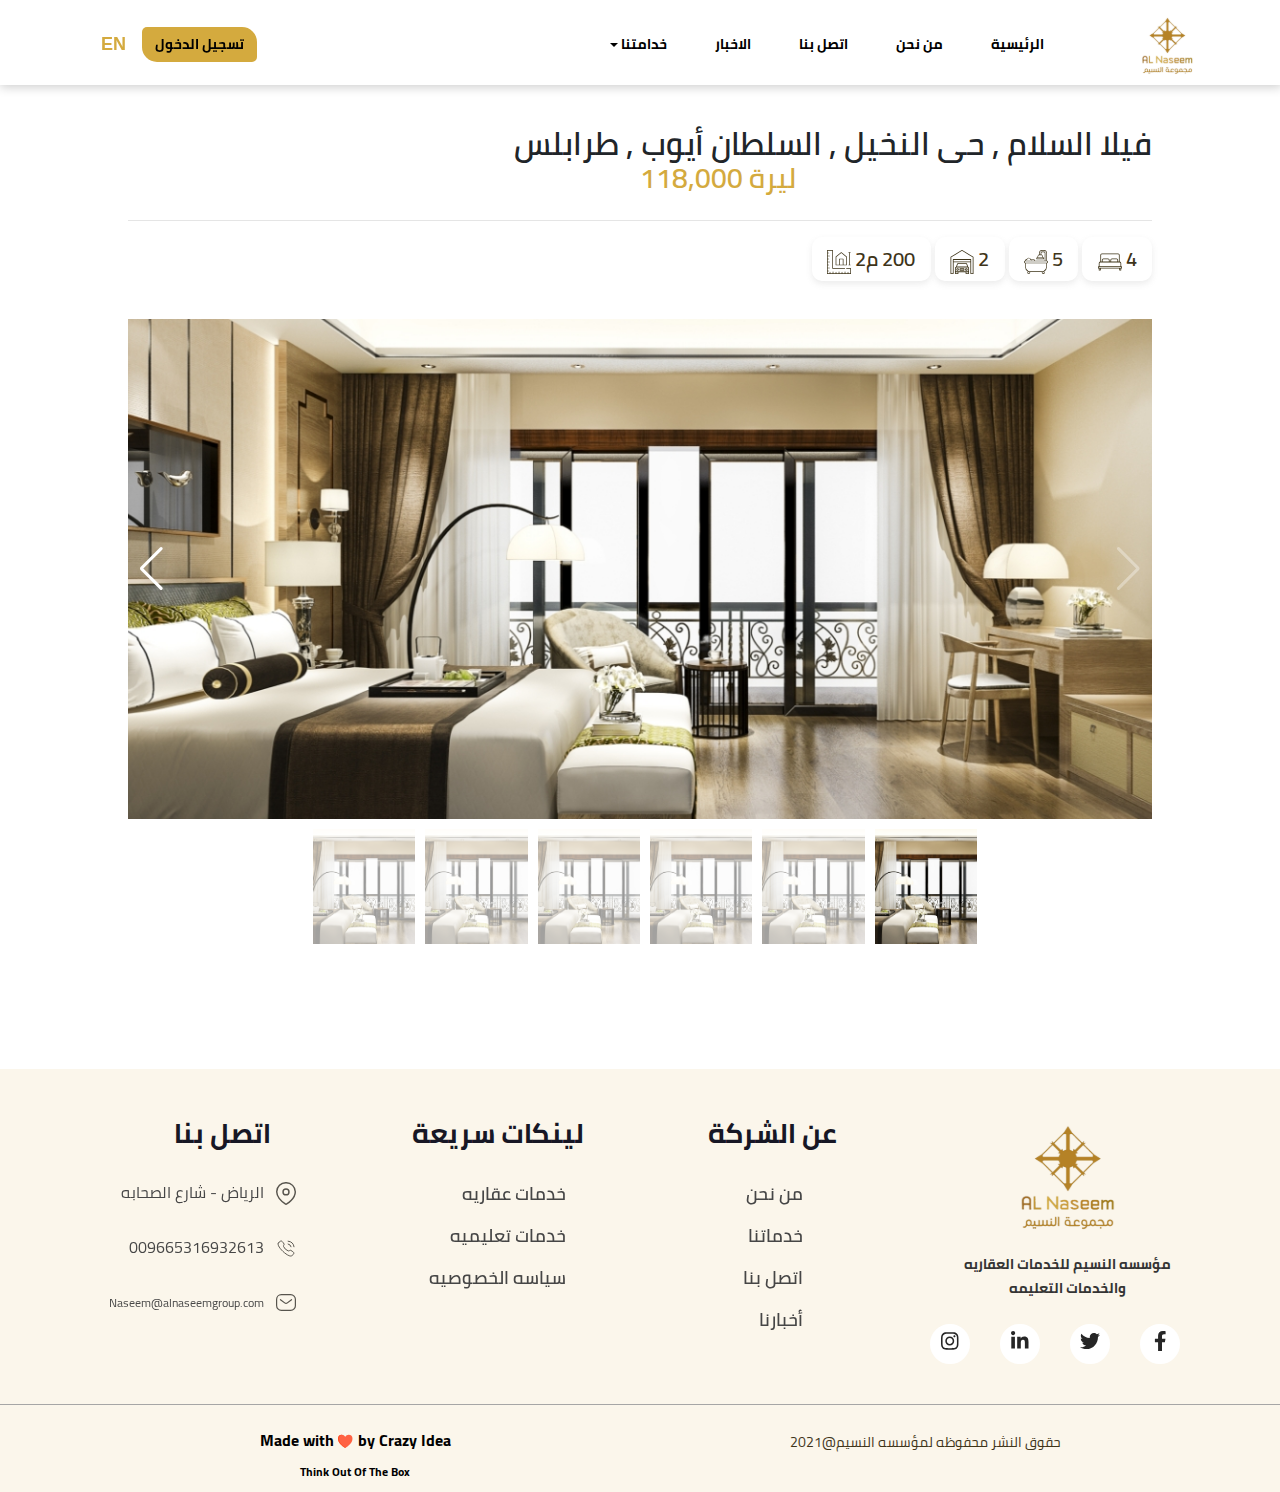
<file: result-estate.html>
<!DOCTYPE html>
<html lang="ar" dir="rtl">

<head>
    <!-- ? Required meta tags -->
    <meta charset="utf-8">
    <!-- <meta name="viewport" content="width=device-width, initial-scale=1, shrink-to-fit=no" /> -->
    <!-- ? Required meta tags -->

    <!-- ? Bootstrap CSS -->
    <link rel="stylesheet" href="css/bootstrap.min.css" />
    <link rel="stylesheet" href="css/swiper-bundle.min.css" />
    <link rel="stylesheet" href="css/hover-min.css" />
    <!-- <link rel="stylesheet" href="css/all.min.css" /> -->
    <link rel="stylesheet" href="css/fontawesome.min.css" />
    <link rel="stylesheet" href="css/slick.css" />
    <link rel="stylesheet" href="css/slick-theme.css" />
    <link rel="stylesheet" href="css/main.css" />
    <!-- <link rel="stylesheet" href="css/flag-icon.min.css" /> -->
    <link rel="stylesheet" href="css/img_animation.css" />
    <link rel="stylesheet" href="css/starability-all.css" />
    <link rel="stylesheet" type="text/css" href="css/slick.css" />
    <link rel="stylesheet" type="text/css" href="css/slick-theme.css" />
    <link rel="stylesheet" href="https://cdnjs.cloudflare.com/ajax/libs/animate.css/4.1.1/animate.min.css" />
    <!-- ? Bootstrap CSS -->

    <!-- ? Title -->
    <title>مؤسسة النسيم</title>
    <!-- ? Title -->

    <!-- ? Favicon -->
    <link rel="icon" href="media/image/logo.svg" type="image">
    <!-- ? Favicon -->

    <!-- ? JavaScript -->
    <script src="js/jquery-3.1.1.min.js"></script>
    <script src="js/popper.min.js"></script>
    <script src="js/bootstrap.min.js"></script>
    <script src="js/all.min.js"></script>
    <script src="js/fontawesome.min.js"></script>
    <script src="js/swiper-bundle.min.js"></script>
    <script>
        console.log('%c <== 7w7w++ ==>  ', "background: #FFD100; color: #3A3838; padding-left:10px; border-radius: 20px; font-weight: bold;");
    </script>
    <!-- ? JavaScript -->
</head>

<body data-spy="scroll" data-target=".navbar">
    <!-- =========== ? NavBar =========== -->
    <nav class="navbar navbar-expand-lg navbar-light">
        <!-- ? Container -->
        <div class="container">
            <img src="media/image/logo.svg" class="ml-5 logo" alt="logo">
            <!-- ? button toggler menu -->
            <button class="navbar-toggler" type="button" data-toggle="collapse" data-target="#navbarSupportedContent"
                aria-controls="navbarSupportedContent" aria-expanded="false" aria-label="Toggle navigation">
                <span class="navbar-toggler-icon"></span>
            </button>
            <!-- ? button toggler menu -->

            <!-- ? Item Nav -->
            <div class="collapse mt-1 py-2 navbar-collapse" id="navbarSupportedContent">
                <ul class="navbar-nav mx-4">
                    <li class="nav-item mx-3">
                        <a class="nav-link" href="index.html">الرئيسية</a>
                    </li>
                    <li class="nav-item mx-3">
                        <a class="nav-link" href="aboutUs.html">من نحن</a>
                    </li>
                    <li class="nav-item mx-3">
                        <a class="nav-link" href="Contact.html">اتصل بنا</a>
                    </li>
                    <li class="nav-item mx-3">
                        <a class="nav-link" href="News.html">الاخبار</a>
                    </li>
                    <li class="nav-item mx-3 dropdown">
                        <a class="nav-link dropdown-toggle" href="#" id="navbarDropdown" role="button"
                            data-toggle="dropdown" aria-haspopup="true" aria-expanded="false">
                            خدامتنا
                        </a>
                        <div class="dropdown-menu" aria-labelledby="navbarDropdown">
                            <a class="dropdown-item" href="educationservice.html">خدمات تعليمية</a>
                            <a class="dropdown-item" href="estateservice.html">خدمات عقارية</a>
                        </div>
                    </li>
                </ul>
                <div class="mr-auto">
                    <button class="btn loginbtn hvr-bob" onclick="window.open('login.html', '_self')">تسجيل
                        الدخول</button>
                </div>
                <div class="lang mx-3 hvr-bounce-in">
                    <a href="#">EN</a>
                </div>

            </div>
            <!-- ? Item Nav -->
        </div>
        <!-- ? Container -->

    </nav>
    <!-- =========== ? NavBar =========== -->


    <!-- ======== Image room ======= -->

    <section class="images-room">
        <div class="des">
            <h2>فيلا السلام , حى النخيل , السلطان أيوب , طرابلس</h2>
            <h3> ليرة 118,000</h3>
            <hr>
            <div class="services">
                <p> 4 </p>
                <img src="media/image/estate-search/bed.svg" alt="">
            </div>
            <div class="services">
                <p> 5 </p>
                <img src="media/image/estate-search/bath.svg" alt="">
            </div>
            <div class="services">
                <p> 2 </p>
                <img src="media/image/estate-search/garage.svg" alt="">
            </div>
            <div class="services">
                <p> 200 م2 </p>
                <img src="media/image/estate-search/space.svg" alt="">
            </div>
        </div>
        <!-- Swiper -->
        <div class="swiper-container gallery-top">
            <div class="swiper-wrapper">
                <div class="swiper-slide" style="background-image:url(media/image/estate-result/room.jpg)"></div>
                <div class="swiper-slide" style="background-image:url(media/image/estate-result/room.jpg)"></div>
                <div class="swiper-slide" style="background-image:url(media/image/estate-result/room.jpg)"></div>
                <div class="swiper-slide" style="background-image:url(media/image/estate-result/room.jpg)"></div>
                <div class="swiper-slide" style="background-image:url(media/image/estate-result/room.jpg)"></div>
                <div class="swiper-slide" style="background-image:url(media/image/estate-result/room.jpg)"></div>

            </div>
            <!-- Add Arrows -->
            <div class="swiper-button-next swiper-button-white"></div>
            <div class="swiper-button-prev swiper-button-white"></div>
        </div>
        <div class="swiper-container gallery-thumbs">
            <div class="swiper-wrapper justify-content-center">
                <div class="swiper-slide" style="background-image:url(media/image/estate-result/room.jpg)"></div>
                <div class="swiper-slide" style="background-image:url(media/image/estate-result/room.jpg)"></div>
                <div class="swiper-slide" style="background-image:url(media/image/estate-result/room.jpg)"></div>
                <div class="swiper-slide" style="background-image:url(media/image/estate-result/room.jpg)"></div>
                <div class="swiper-slide" style="background-image:url(media/image/estate-result/room.jpg)"></div>
                <div class="swiper-slide" style="background-image:url(media/image/estate-result/room.jpg)"></div>

            </div>
        </div>
    </section>

    <!-- ======== Image room ======= -->

    <!-- ======== Description room ======= -->
    <!-- ======== Description room ======= -->

    <!-- ? ======= footer =========== -->
    <footer>
        <div class="container">
            <div class="row">
                <div
                    class="col-lg-3 col-md-12 col-sm-12 logo-col d-flex flex-column align-items-sm-center justify-content-sm-center">
                    <img src="media/image/logo.svg" alt="logo footer">
                    <p>مؤسسه النسيم للخدمات العقاريه والخدمات التعليمه</p>
                    <ul class="socialicon mt-2">
                        <li>
                            <a href="https://www.facebook.com/ahmedhawam2030"><i class="fab fa-facebook-f icon"></i></a>
                        </li>
                        <li>
                            <a href="https://www.twitter.com/AhmedHawam98"><i class="fab fa-twitter icon"></i></a>
                        </li>
                        <li>
                            <a href="https://www.linkedin.com/in/ahmed-hawam2020"><i
                                    class="fab fa-linkedin-in icon"></i></a>
                        </li>
                        <li>
                            <a href="https://www.instagram.com/ahmed_hawam"><i class="fab fa-instagram icon"></i></a>
                        </li>
                    </ul>
                </div>
                <div class="accordion d-lg-flex col-lg-9 col-md-12 col-sm-12" id="accordion" style="margin:0 auto;"> <a
                        href="#pages" class="text-center mb-3 h3 nav-link p-0 d-block d-lg-none d-xl-none"
                        data-toggle="collapse">عن الشركة</a>
                    <div class="col-lg-4 col-md-12 col-sm-12 col-links">
                        <div class="h3 d-none d-lg-block d-xl-block">عن الشركة</div>
                        <div class="collapse d-lg-flex" id="pages" data-parent="#accordion">
                            <ul>
                                <li> <a class="hvr-float-shadow" href="#">من نحن</a></li>
                                <li> <a class="hvr-float-shadow" href="#">خدماتنا</a></li>
                                <li> <a class="hvr-float-shadow" href="#">اتصل بنا</a></li>
                                <li> <a class="hvr-float-shadow" href="#">أخبارنا</a></li>
                            </ul>
                        </div>
                    </div> <a href="#other" class="text-center mb-3 h3 nav-link p-0 d-block d-lg-none d-xl-none"
                        data-toggle="collapse">لينكات سريعة</a>
                    <div class="col-lg-4 col-md-12 col-sm-12 col-links">
                        <div class="h3 d-none d-lg-block d-xl-block">لينكات سريعة</div>
                        <div class="collapse d-lg-flex" id="other" data-parent="#accordion">
                            <ul>
                                <li> <a class="hvr-float-shadow" href="#">خدمات عقاريه</a></li>
                                <li> <a class="hvr-float-shadow" href="#">خدمات تعليميه</a></li>
                                <li> <a class="hvr-float-shadow" href="#">سياسه الخصوصيه</a></li>
                            </ul>
                        </div>
                    </div> <a href="#contact" class="text-center mb-3 h3 nav-link p-0 d-block d-lg-none d-xl-none"
                        data-toggle="collapse">اتصل بنا</a>
                    <div class="col-lg-4 col-md-12 col-sm-12 p-0 col-links">
                        <div class="h3 d-none d-lg-block d-xl-block">اتصل بنا</div>
                        <div class="collapse d-lg-flex" id="contact" data-parent="#accordion">
                            <ul>
                                <li class="hvr-icon-buzz-out"> <img class="hvr-icon" src="media/image/location.svg"
                                        alt="phone-icon" /> <span>الرياض - شارع الصحابه</span></li>
                                <li class="hvr-icon-buzz-out"> <img class="hvr-icon" src="media/image/phone.svg"
                                        alt="mail-icon" /> <span>009665316932613</span></li>
                                <li class="hvr-icon-buzz-out"> <img class="hvr-icon" src="media/image/email.svg"
                                        alt="placeholder-icon" /> <span class="email">Naseem@alnaseemgroup.com</span>
                                </li>
                            </ul>
                        </div>
                    </div>
                </div>
            </div>
        </div>
        <div class="container-fluid p-0">
            <div class="footer-bottom">
                <div class="container">
                    <div class="row">
                        <div class="item col-sm-6">
                            <p class="my-3">حقوق النشر محفوظه لمؤسسه النسيم@2021</p>
                        </div>
                        <div class="item text-center col-sm-6">
                            <h6>Made with <img class="my-heart" src="media/image/heart.svg" alt="icon heart"> by Crazy
                                Idea</h6>
                            <span>Think Out Of The Box</span>
                        </div>
                    </div>
                </div>
            </div>
        </div>
    </footer>
    <!-- ? ======= footer =========== -->

    <!-- <script type="text/javascript" src="//code.jquery.com/jquery-1.11.0.min.js"></script>
    <script type="text/javascript" src="//code.jquery.com/jquery-migrate-1.2.1.min.js"></script> -->
    <script type="text/javascript" src="js/slick.min.js"></script>

    <script>
        var galleryThumbs = new Swiper('.gallery-thumbs', {
            spaceBetween: 10,
            slidesPerView: 4,
            keyboardControl: true,
            freeMode: true,
            watchSlidesVisibility: true,
            watchSlidesProgress: true,
        });
        var galleryTop = new Swiper('.gallery-top', {
            spaceBetween: 10,
            navigation: {
                nextEl: '.swiper-button-next',
                prevEl: '.swiper-button-prev',
            },
            thumbs: {
                swiper: galleryThumbs,
            }
        });
    </script>

</body>

</html>
</file>
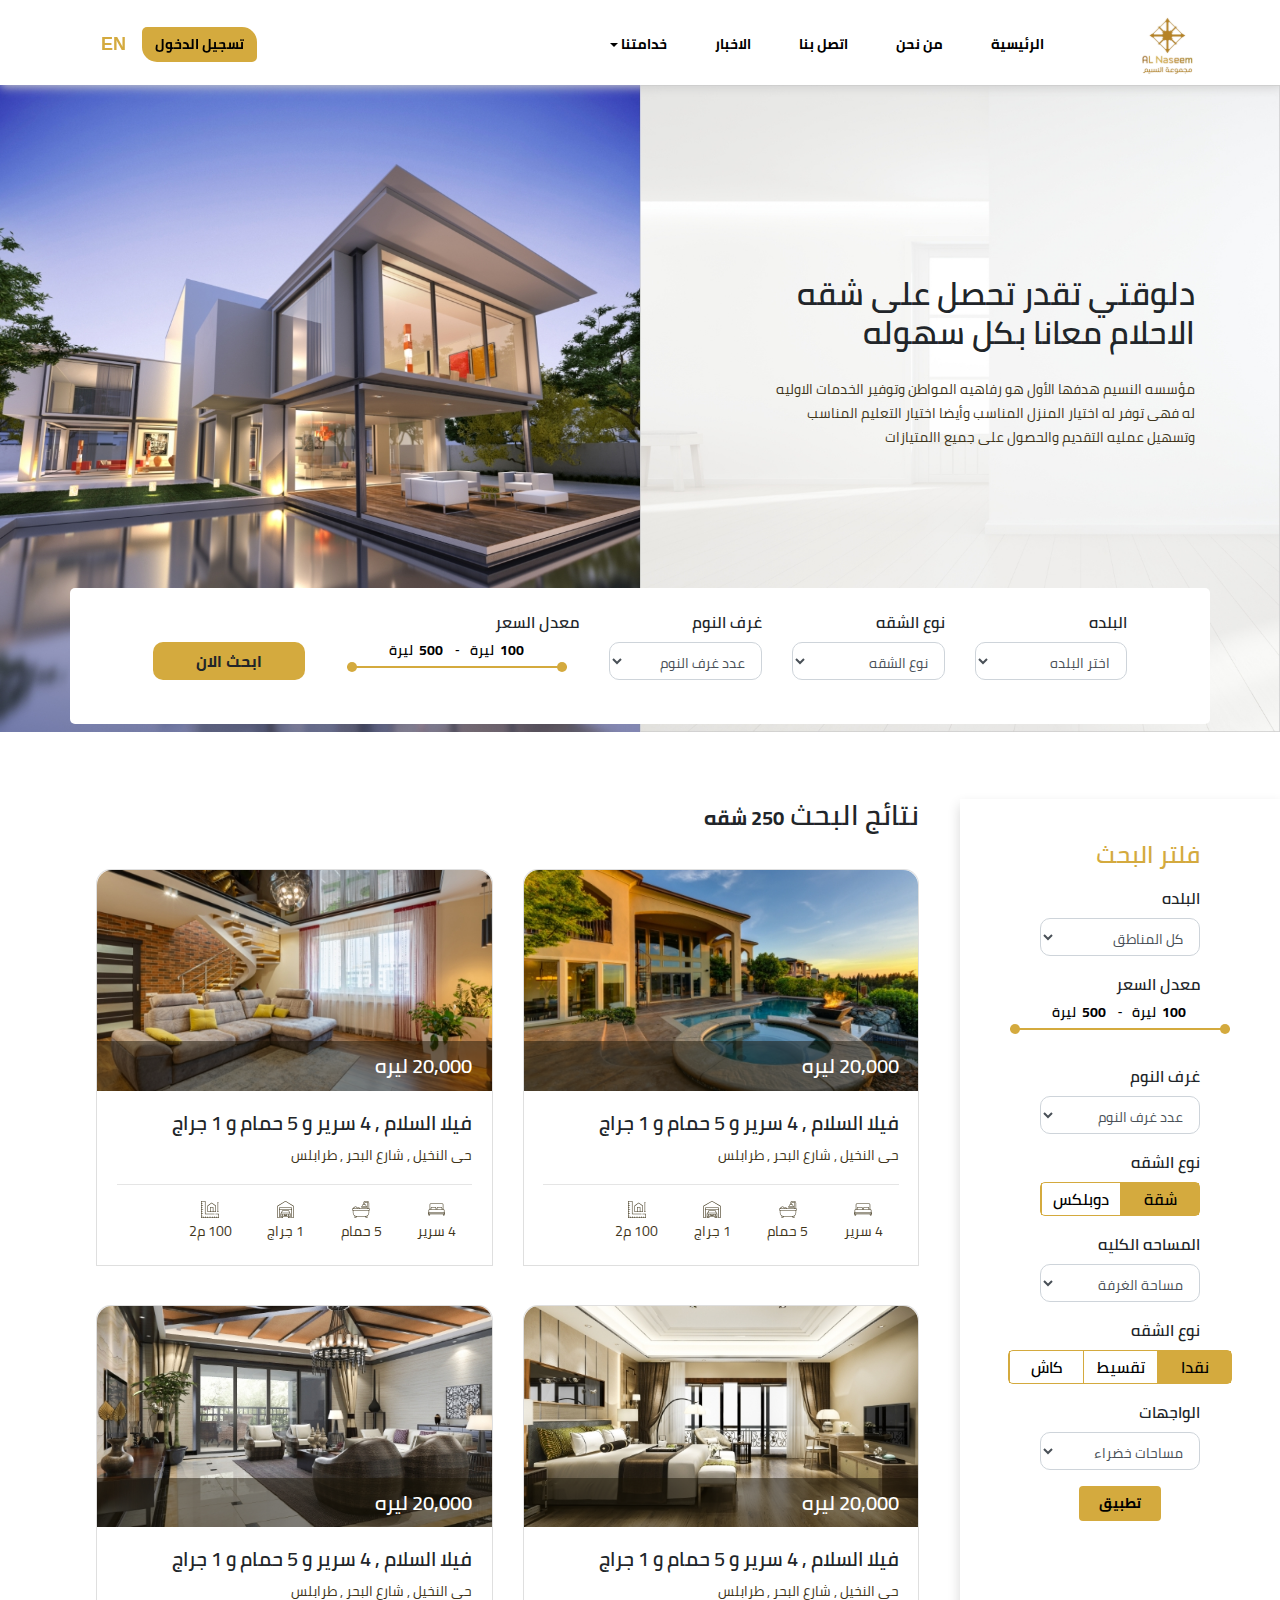
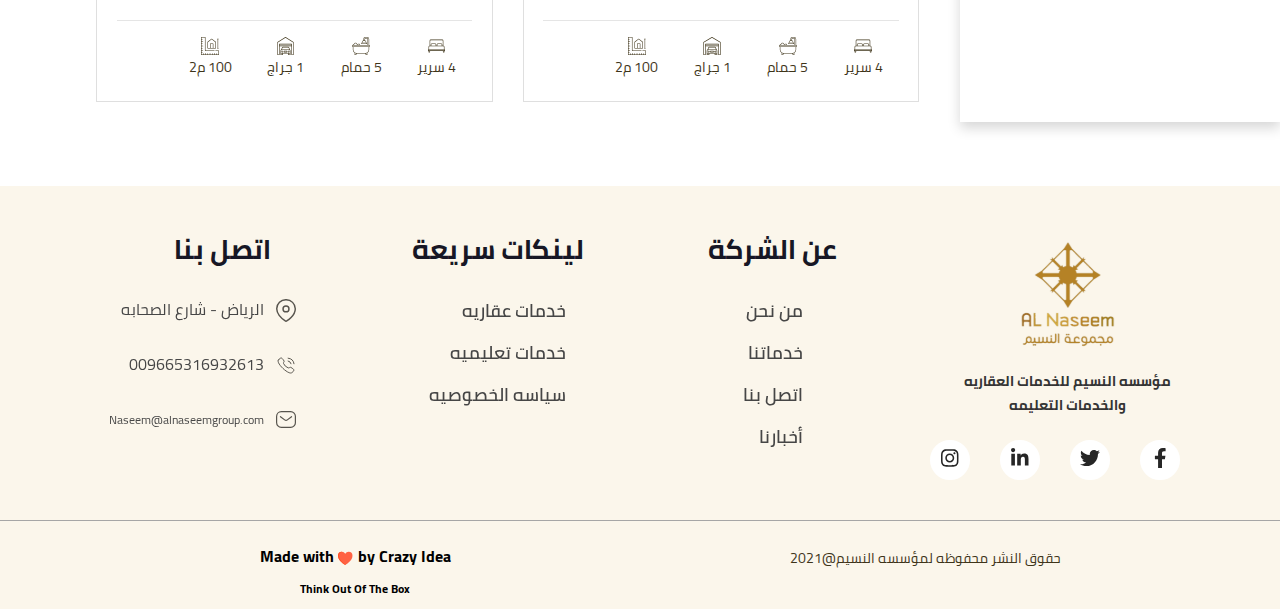
<file: search-estate.html>
<!DOCTYPE html>
<html lang="ar" dir="rtl">

<head>
    <!-- ? Required meta tags -->
    <meta charset="utf-8">
    <!-- <meta name="viewport" content="width=device-width, initial-scale=1, shrink-to-fit=no" /> -->
    <!-- ? Required meta tags -->

    <!-- ? Bootstrap CSS -->
    <link rel="stylesheet" href="css/bootstrap.min.css" />
    <link rel="stylesheet" href="css/swiper-bundle.min.css" />
    <link rel="stylesheet" href="css/hover-min.css" />
    <!-- <link rel="stylesheet" href="css/all.min.css" /> -->
    <link rel="stylesheet" href="css/fontawesome.min.css" />
    <link rel="stylesheet" href="css/slick.css" />
    <link rel="stylesheet" href="css/slick-theme.css" />
    <link rel="stylesheet" href="css/main.css" />
    <!-- <link rel="stylesheet" href="css/flag-icon.min.css" /> -->
    <link rel="stylesheet" href="css/img_animation.css" />
    <link rel="stylesheet" href="css/starability-all.css" />
    <link rel="stylesheet" type="text/css" href="css/slick.css" />
    <link rel="stylesheet" type="text/css" href="css/slick-theme.css" />
    <link rel="stylesheet" href="https://cdnjs.cloudflare.com/ajax/libs/animate.css/4.1.1/animate.min.css" />
    <!-- ? Bootstrap CSS -->

    <!-- ? Title -->
    <title>مؤسسة النسيم</title>
    <!-- ? Title -->

    <!-- ? Favicon -->
    <link rel="icon" href="media/image/logo.svg" type="image">
    <!-- ? Favicon -->

    <!-- ? JavaScript -->
    <script src="js/jquery-3.1.1.min.js"></script>
    <script src="js/popper.min.js"></script>
    <script src="js/bootstrap.min.js"></script>
    <script src="js/all.min.js"></script>
    <script src="js/fontawesome.min.js"></script>
    <script src="js/swiper-bundle.min.js"></script>
    <script>
        console.log('%c <== 7w7w++ ==>  ', "background: #FFD100; color: #3A3838; padding-left:10px; border-radius: 20px; font-weight: bold;");
    </script>
    <!-- ? JavaScript -->
</head>

<body data-spy="scroll" data-target=".navbar">
    <!-- =========== ? NavBar =========== -->
    <nav class="navbar navbar-expand-lg navbar-light">
        <!-- ? Container -->
        <div class="container">
            <img src="media/image/logo.svg" class="ml-5 logo" alt="logo">
            <!-- ? button toggler menu -->
            <button class="navbar-toggler" type="button" data-toggle="collapse" data-target="#navbarSupportedContent"
                aria-controls="navbarSupportedContent" aria-expanded="false" aria-label="Toggle navigation">
                <span class="navbar-toggler-icon"></span>
            </button>
            <!-- ? button toggler menu -->

            <!-- ? Item Nav -->
            <div class="collapse mt-1 py-2 navbar-collapse" id="navbarSupportedContent">
                <ul class="navbar-nav mx-4">
                    <li class="nav-item mx-3">
                        <a class="nav-link" href="index.html">الرئيسية</a>
                    </li>
                    <li class="nav-item mx-3">
                        <a class="nav-link" href="aboutUs.html">من نحن</a>
                    </li>
                    <li class="nav-item mx-3">
                        <a class="nav-link" href="Contact.html">اتصل بنا</a>
                    </li>
                    <li class="nav-item mx-3">
                        <a class="nav-link" href="News.html">الاخبار</a>
                    </li>
                    <li class="nav-item mx-3 dropdown">
                        <a class="nav-link dropdown-toggle" href="#" id="navbarDropdown" role="button"
                            data-toggle="dropdown" aria-haspopup="true" aria-expanded="false">
                            خدامتنا
                        </a>
                        <div class="dropdown-menu" aria-labelledby="navbarDropdown">
                            <a class="dropdown-item" href="educationservice.html">خدمات تعليمية</a>
                            <a class="dropdown-item" href="estateservice.html">خدمات عقارية</a>
                        </div>
                    </li>
                </ul>
                <div class="mr-auto">
                    <button class="btn loginbtn hvr-bob" onclick="window.open('login.html', '_self')">تسجيل
                        الدخول</button>
                </div>
                <div class="lang mx-3 hvr-bounce-in">
                    <a href="#">EN</a>
                </div>

            </div>
            <!-- ? Item Nav -->
        </div>
        <!-- ? Container -->

    </nav>
    <!-- =========== ? NavBar =========== -->

    <!-- ============ Header search estate ============ -->
    <section class="search-estate">
        <div class="container">
            <div class="row">
                <div class="col-sm-6">
                    <h2>دلوقتي تقدر تحصل على شقه
                        الاحلام معانا بكل سهوله</h2>
                    <p>مؤسسه النسيم هدفها الأول هو رفاهيه المواطن وتوفير الخدمات الاوليه له فهى توفر له اختيار المنزل
                        المناسب وأيضا اختيار التعليم المناسب وتسهيل عمليه التقديم والحصول على جميع االمتيازات
                    </p>
                </div>
            </div>
            <div class="row search">
                <div class="col-lg-2 col-md-4">
                    <label for="">البلده</label>
                    <select name="city" id="city" class="form-control">
                        <option value="0" hidden selected>اختر البلده</option>
                        <option value="1">المنصورة</option>
                        <option value="2">القاهرة</option>
                    </select>
                </div>
                <div class="col-lg-2 col-md-4">
                    <label for="">نوع الشقه</label>
                    <select name="city" id="city" class="form-control">
                        <option value="0" hidden selected>نوع الشقه</option>
                        <option value="1">شقة</option>
                        <option value="2">دوبلكس</option>
                    </select>
                </div>
                <div class="col-lg-2 col-md-4">
                    <label for="">غرف النوم</label>
                    <select name="city" id="city" class="form-control">
                        <option value="0" hidden selected>عدد غرف النوم</option>
                        <option value="1">2</option>
                        <option value="2">3</option>
                    </select>
                </div>
                <div class="col-lg-3 col-md-4">
                    <label for="">معدل السعر</label>
                    <fieldset class="filter-price">
                        <div class="price-wrap">
                            <div class="price-wrap-1">
                                <input id="one">
                                <label for="one">ليرة</label>
                            </div>
                            <div class="price-wrap_line">-</div>
                            <div class="price-wrap-2">
                                <input id="two">
                                <label for="two">ليرة</label>
                            </div>
                        </div>
                        <div class="price-field">
                            <input type="range" min="100" max="500" value="100" id="lower">
                            <input type="range" min="100" max="500" value="500" id="upper">
                        </div>
                    </fieldset>
                </div>
                <div class="col-lg-2 col-md-4">
                    <label for="">&nbsp;</label>
                    <a class="btn">ابحث الان</a>
                </div>
            </div>
        </div>
    </section>
    <!-- ============ Header search estate ============ -->

    <!-- ============ estate ============ -->
    <section class="estate">
        <div class="container-fluid">
            <div class="row">
                <div class="col-lg-3 col-md-12 filter">
                    <h4>فلتر البحث</h4>
                    <!-- select county -->
                    <label for="">البلده</label>
                    <select name="city" id="city" class="form-control">
                        <option value="0" hidden selected>كل المناطق</option>
                        <option value="1">المنصورة</option>
                        <option value="2">القاهرة</option>
                    </select>
                    <!-- select county -->
                    <!-- price bar -->
                    <label for="">معدل السعر</label>
                    <fieldset class="filter-price">
                        <div class="price-wrap">
                            <div class="price-wrap-1">
                                <input id="three">
                                <label for="three">ليرة</label>
                            </div>
                            <div class="price-wrap_line">-</div>
                            <div class="price-wrap-2">
                                <input id="four">
                                <label for="four">ليرة</label>
                            </div>
                        </div>
                        <div class="price-field">
                            <input type="range" min="100" max="500" value="100" id="lowerfil">
                            <input type="range" min="100" max="500" value="500" id="upperfil">
                        </div>
                    </fieldset>
                    <!-- price bar -->
                    <!-- select bed room -->
                    <label for="">غرف النوم</label>
                    <select name="bed" id="bed" class="form-control">
                        <option value="0" hidden selected>عدد غرف النوم</option>
                        <option value="1">1</option>
                        <option value="2">2</option>
                    </select>
                    <!-- select bed room -->
                    <!-- select Flat -->
                    <label for="">نوع الشقه</label>
                    <div class="select-bar">
                        <div class="item">
                            <input id="flat-0" type="radio" name="flat" value="0" checked="checked" />
                            <label for="flat-0">شقة</label>
                        </div>
                        <div class="item">
                            <input id="flat-1" type="radio" name="flat" value="1" />
                            <label for="flat-1">دوبلكس</label>
                        </div>
                    </div>
                    <!-- select Flat -->
                    <!-- space flat -->
                    <label for="">المساحه الكليه</label>
                    <select name="space" id="space" class="form-control">
                        <option value="0" hidden selected>مساحة الغرفة</option>
                        <option value="1">من 50 ل 100 متر</option>
                        <option value="2">من 100 ل 150 متر</option>
                    </select>
                    <!-- space flat -->
                    <!-- select payment -->
                    <label for="">نوع الشقه</label>
                    <div class="payment-select-bar select-bar">
                        <div class="item">
                            <input id="payment-0" type="radio" name="payment" value="0" checked="checked" />
                            <label for="payment-0">نقدا</label>
                        </div>
                        <div class="item">
                            <input id="payment-1" type="radio" name="payment" value="1" />
                            <label for="payment-1">تقسيط</label>
                        </div>
                        <div class="item">
                            <input id="payment-2" type="radio" name="payment" value="1" />
                            <label for="payment-2">كاش</label>
                        </div>
                    </div>
                    <!-- select Flat -->
                    <!-- space flat -->
                    <label for="">الواجهات</label>
                    <select name="space" id="space" class="form-control">
                        <option value="0" hidden selected>مساحات خضراء</option>
                        <option value="1">مساحات خضراء</option>
                        <option value="2">مساحات خضراء</option>
                    </select>
                    <!-- space flat -->
                    <button type="submit" class="btn">تطبيق</button>
                </div>
                <div class="col-lg-8 col-md-12 search-result">
                    <h3>نتائج البحث </h3>
                    <h5>250 شقه</h5>
                    <div class="row mt-3">
                        <!-- ===== room card ===== -->
                        <div class="col-sm-6">
                            <div class="card">
                                <div class="card-img">
                                    <img class="card-img-top" src="media/image/estate-search/room2.jpg"
                                        alt="Card image cap">
                                    <div class="price">
                                        <p>20,000 ليره</p>
                                    </div>
                                </div>
                                <div class="card-body">
                                    <h5 class="card-title">فيلا السلام , 4 سرير و 5 حمام و 1 جراج</h5>
                                    <p class="card-text">حى النخيل , شارع البحر , طرابلس</p>
                                    <hr>
                                    <div class="services">
                                        <img src="media/image/estate-search/bed.svg" alt="">
                                        <p>4 سرير</p>
                                    </div>
                                    <div class="services">
                                        <img src="media/image/estate-search/bath.svg" alt="">
                                        <p>5 حمام</p>
                                    </div>
                                    <div class="services">
                                        <img src="media/image/estate-search/garage.svg" alt="">
                                        <p>1 جراج</p>
                                    </div>
                                    <div class="services">
                                        <img src="media/image/estate-search/space.svg" alt="">
                                        <p>100 م2</p>
                                    </div>
                                </div>
                            </div>
                        </div>
                        <!-- ===== room card ===== -->

                        <!-- ===== room card ===== -->
                        <div class="col-sm-6">
                            <div class="card">
                                <div class="card-img">
                                    <img class="card-img-top" src="media/image/estate-search/room1.jpg"
                                        alt="Card image cap">
                                    <div class="price">
                                        <p>20,000 ليره</p>
                                    </div>
                                </div>
                                <div class="card-body">
                                    <h5 class="card-title">فيلا السلام , 4 سرير و 5 حمام و 1 جراج</h5>
                                    <p class="card-text">حى النخيل , شارع البحر , طرابلس</p>
                                    <hr>
                                    <div class="services">
                                        <img src="media/image/estate-search/bed.svg" alt="">
                                        <p>4 سرير</p>
                                    </div>
                                    <div class="services">
                                        <img src="media/image/estate-search/bath.svg" alt="">
                                        <p>5 حمام</p>
                                    </div>
                                    <div class="services">
                                        <img src="media/image/estate-search/garage.svg" alt="">
                                        <p>1 جراج</p>
                                    </div>
                                    <div class="services">
                                        <img src="media/image/estate-search/space.svg" alt="">
                                        <p>100 م2</p>
                                    </div>
                                </div>
                            </div>
                        </div>
                        <!-- ===== room card ===== -->

                        <!-- ===== room card ===== -->
                        <div class="col-sm-6">
                            <div class="card">
                                <div class="card-img">
                                    <img class="card-img-top" src="media/image/estate-search/room3.jpg"
                                        alt="Card image cap">
                                    <div class="price">
                                        <p>20,000 ليره</p>
                                    </div>
                                </div>
                                <div class="card-body">
                                    <h5 class="card-title">فيلا السلام , 4 سرير و 5 حمام و 1 جراج</h5>
                                    <p class="card-text">حى النخيل , شارع البحر , طرابلس</p>
                                    <hr>
                                    <div class="services">
                                        <img src="media/image/estate-search/bed.svg" alt="">
                                        <p>4 سرير</p>
                                    </div>
                                    <div class="services">
                                        <img src="media/image/estate-search/bath.svg" alt="">
                                        <p>5 حمام</p>
                                    </div>
                                    <div class="services">
                                        <img src="media/image/estate-search/garage.svg" alt="">
                                        <p>1 جراج</p>
                                    </div>
                                    <div class="services">
                                        <img src="media/image/estate-search/space.svg" alt="">
                                        <p>100 م2</p>
                                    </div>
                                </div>
                            </div>
                        </div>
                        <!-- ===== room card ===== -->

                        <!-- ===== room card ===== -->
                        <div class="col-sm-6">
                            <div class="card">
                                <div class="card-img">
                                    <img class="card-img-top" src="media/image/estate-search/room4.jpg"
                                        alt="Card image cap">
                                    <div class="price">
                                        <p>20,000 ليره</p>
                                    </div>
                                </div>
                                <div class="card-body">
                                    <h5 class="card-title">فيلا السلام , 4 سرير و 5 حمام و 1 جراج</h5>
                                    <p class="card-text">حى النخيل , شارع البحر , طرابلس</p>
                                    <hr>
                                    <div class="services">
                                        <img src="media/image/estate-search/bed.svg" alt="">
                                        <p>4 سرير</p>
                                    </div>
                                    <div class="services">
                                        <img src="media/image/estate-search/bath.svg" alt="">
                                        <p>5 حمام</p>
                                    </div>
                                    <div class="services">
                                        <img src="media/image/estate-search/garage.svg" alt="">
                                        <p>1 جراج</p>
                                    </div>
                                    <div class="services">
                                        <img src="media/image/estate-search/space.svg" alt="">
                                        <p>100 م2</p>
                                    </div>
                                </div>
                            </div>
                        </div>
                        <!-- ===== room card ===== -->
                    </div>
                </div>
            </div>
        </div>
    </section>
    <!-- ============ estate ============ -->

    <!-- ? ======= footer =========== -->
    <footer>
        <div class="container">
            <div class="row">
                <div
                    class="col-lg-3 col-md-12 col-sm-12 logo-col d-flex flex-column align-items-sm-center justify-content-sm-center">
                    <img src="media/image/logo.svg" alt="logo footer">
                    <p>مؤسسه النسيم للخدمات العقاريه والخدمات التعليمه</p>
                    <ul class="socialicon mt-2">
                        <li>
                            <a href="https://www.facebook.com/ahmedhawam2030"><i class="fab fa-facebook-f icon"></i></a>
                        </li>
                        <li>
                            <a href="https://www.twitter.com/AhmedHawam98"><i class="fab fa-twitter icon"></i></a>
                        </li>
                        <li>
                            <a href="https://www.linkedin.com/in/ahmed-hawam2020"><i
                                    class="fab fa-linkedin-in icon"></i></a>
                        </li>
                        <li>
                            <a href="https://www.instagram.com/ahmed_hawam"><i class="fab fa-instagram icon"></i></a>
                        </li>
                    </ul>
                </div>
                <div class="accordion d-lg-flex col-lg-9 col-md-12 col-sm-12" id="accordion" style="margin:0 auto;"> <a
                        href="#pages" class="text-center mb-3 h3 nav-link p-0 d-block d-lg-none d-xl-none"
                        data-toggle="collapse">عن الشركة</a>
                    <div class="col-lg-4 col-md-12 col-sm-12 col-links">
                        <div class="h3 d-none d-lg-block d-xl-block">عن الشركة</div>
                        <div class="collapse d-lg-flex" id="pages" data-parent="#accordion">
                            <ul>
                                <li> <a class="hvr-float-shadow" href="#">من نحن</a></li>
                                <li> <a class="hvr-float-shadow" href="#">خدماتنا</a></li>
                                <li> <a class="hvr-float-shadow" href="#">اتصل بنا</a></li>
                                <li> <a class="hvr-float-shadow" href="#">أخبارنا</a></li>
                            </ul>
                        </div>
                    </div> <a href="#other" class="text-center mb-3 h3 nav-link p-0 d-block d-lg-none d-xl-none"
                        data-toggle="collapse">لينكات سريعة</a>
                    <div class="col-lg-4 col-md-12 col-sm-12 col-links">
                        <div class="h3 d-none d-lg-block d-xl-block">لينكات سريعة</div>
                        <div class="collapse d-lg-flex" id="other" data-parent="#accordion">
                            <ul>
                                <li> <a class="hvr-float-shadow" href="#">خدمات عقاريه</a></li>
                                <li> <a class="hvr-float-shadow" href="#">خدمات تعليميه</a></li>
                                <li> <a class="hvr-float-shadow" href="#">سياسه الخصوصيه</a></li>
                            </ul>
                        </div>
                    </div> <a href="#contact" class="text-center mb-3 h3 nav-link p-0 d-block d-lg-none d-xl-none"
                        data-toggle="collapse">اتصل بنا</a>
                    <div class="col-lg-4 col-md-12 col-sm-12 p-0 col-links">
                        <div class="h3 d-none d-lg-block d-xl-block">اتصل بنا</div>
                        <div class="collapse d-lg-flex" id="contact" data-parent="#accordion">
                            <ul>
                                <li class="hvr-icon-buzz-out"> <img class="hvr-icon" src="media/image/location.svg"
                                        alt="phone-icon" /> <span>الرياض - شارع الصحابه</span></li>
                                <li class="hvr-icon-buzz-out"> <img class="hvr-icon" src="media/image/phone.svg"
                                        alt="mail-icon" /> <span>009665316932613</span></li>
                                <li class="hvr-icon-buzz-out"> <img class="hvr-icon" src="media/image/email.svg"
                                        alt="placeholder-icon" /> <span class="email">Naseem@alnaseemgroup.com</span>
                                </li>
                            </ul>
                        </div>
                    </div>
                </div>
            </div>
        </div>
        <div class="container-fluid p-0">
            <div class="footer-bottom">
                <div class="container">
                    <div class="row">
                        <div class="item col-sm-6">
                            <p class="my-3">حقوق النشر محفوظه لمؤسسه النسيم@2021</p>
                        </div>
                        <div class="item text-center col-sm-6">
                            <h6>Made with <img class="my-heart" src="media/image/heart.svg" alt="icon heart"> by Crazy
                                Idea</h6>
                            <span>Think Out Of The Box</span>
                        </div>
                    </div>
                </div>
            </div>
        </div>
    </footer>
    <!-- ? ======= footer =========== -->

    <!-- <script type="text/javascript" src="//code.jquery.com/jquery-1.11.0.min.js"></script>
    <script type="text/javascript" src="//code.jquery.com/jquery-migrate-1.2.1.min.js"></script> -->
    <script type="text/javascript" src="js/slick.min.js"></script>

    <script>
        var lowerSlider = document.querySelector('#lower');
        var upperSlider = document.querySelector('#upper');

        document.querySelector('#two').value = upperSlider.value;
        document.querySelector('#one').value = lowerSlider.value;

        var lowerVal = parseInt(lowerSlider.value);
        var upperVal = parseInt(upperSlider.value);

        upperSlider.oninput = function () {
            lowerVal = parseInt(lowerSlider.value);
            upperVal = parseInt(upperSlider.value);

            if (upperVal < lowerVal + 4) {
                lowerSlider.value = upperVal - 4;
                if (lowerVal == lowerSlider.min) {
                    upperSlider.value = 4;
                }
            }
            document.querySelector('#two').value = this.value
        };

        lowerSlider.oninput = function () {
            lowerVal = parseInt(lowerSlider.value);
            upperVal = parseInt(upperSlider.value);
            if (lowerVal > upperVal - 4) {
                upperSlider.value = lowerVal + 4;
                if (upperVal == upperSlider.max) {
                    lowerSlider.value = parseInt(upperSlider.max) - 4;
                }
            }
            document.querySelector('#one').value = this.value
        };
    </script>

    <script>
        var lowerSlider = document.querySelector('#lowerfil');
        var upperSlider = document.querySelector('#upperfil');

        document.querySelector('#four').value = upperSlider.value;
        document.querySelector('#three').value = lowerSlider.value;

        var lowerVal = parseInt(lowerSlider.value);
        var upperVal = parseInt(upperSlider.value);

        upperSlider.oninput = function () {
            lowerVal = parseInt(lowerSlider.value);
            upperVal = parseInt(upperSlider.value);

            if (upperVal < lowerVal + 4) {
                lowerSlider.value = upperVal - 4;
                if (lowerVal == lowerSlider.min) {
                    upperSlider.value = 4;
                }
            }
            document.querySelector('#four').value = this.value
        };

        lowerSlider.oninput = function () {
            lowerVal = parseInt(lowerSlider.value);
            upperVal = parseInt(upperSlider.value);
            if (lowerVal > upperVal - 4) {
                upperSlider.value = lowerVal + 4;
                if (upperVal == upperSlider.max) {
                    lowerSlider.value = parseInt(upperSlider.max) - 4;
                }
            }
            document.querySelector('#three').value = this.value
        };
    </script>

</body>

</html>
</file>
<file: css/main.css>
:root {
  --color-primary: #d4aa3e;
}
body {
  margin: 0;
  padding: 0;
  overflow-x: hidden;
}
@font-face {
  font-family: "regular";
  src: url("../fonts/Cairo-Regular.ttf");
}
@font-face {
  font-family: "semibold";
  src: url("../fonts/Cairo-SemiBold.ttf");
}
@font-face {
  font-family: "bold";
  src: url("../fonts/Cairo-Bold.ttf");
}
/* Navbar */
nav {
  width: 100%;
  padding-bottom: 25px;
  padding-top: 25px;
  margin: 0 auto;
  background-color: #fff;
  box-shadow: 1px 1px 10px 1px #cdcdcd;
}
.navbar-light .navbar-toggler {
  border: 2px solid var(--color-primary) !important;
}
.navbar-light .navbar-toggler-icon {
  background-image: url("data:image/svg+xml,%3csvg xmlns='http://www.w3.org/2000/svg' width='30' height='30' viewBox='0 0 30 30'%3e%3cpath stroke='rgba(212,170,62, 1)' stroke-linecap='round' stroke-miterlimit='10' stroke-width='2' d='M4 7h22M4 15h22M4 23h22'/%3e%3c/svg%3e") !important;
}
nav .navbar-nav li a {
  font-size: 14px;
}
nav .logo {
  width: 5%;
}
.navbar .navbar-collapse .navbar-nav {
  align-items: center;
  justify-content: center;
  padding: 0;
}
.btn-group .dropdown-toggle {
  background-color: var(--color-primary);
  font-family: bold;
  font-size: 14px;
  padding-left: 20%;
  padding-right: 20%;
}
nav .dropdown-menu {
  right: 0;
}
nav .dropdown-menu a {
  text-align: start;
}
nav .royalogo img {
  width: 70%;
  border-radius: 5px;
}
nav .lang {
  display: flex;
  justify-content: center;
}
nav .lang a {
  /* font-family: bold; */
  color: var(--color-primary);
  text-decoration: none;
  font-size: 18px;
  font-weight: bold;
}
nav .lang a:hover {
  color: #f7be44;
}
.navbar-nav .nav-item {
  width: max-content;
}
.navbar-nav .nav-item a {
  font-family: bold;
  color: #000 !important;
}
.navbar .navbar-collapse ul li a:hover {
  color: var(--color-primary) !important;
}
.navbar .navbar-collapse ul li a.active {
  color: var(--color-primary) !important;
  text-decoration: none;
  border: 0;
}
.navbar .nav-item .dropdown-menu a.active {
  display: block;
  width: 100%;
  padding: 0.25rem 1.5rem;
  clear: both;
}
.navbar .navbar-collapse .my-btn a.active {
  font-family: bold;
  font-size: 12px;
  border-radius: 5px;
  text-decoration: none;
  color: var(--color-primary);
  border: 2px solid var(--color-primary);
  background-color: transparent;
  padding-left: 3rem !important;
  padding-right: 3rem !important;
  padding-top: 0.5rem !important;
  padding-bottom: 0.5rem !important;
}
.navi-item {
  list-style: none;
  padding-top: 0.5rem;
  padding-bottom: 0.5rem;
  padding-left: 0.5rem;
}
.navi-text {
  color: #bcbcbc;
  font-family: semibold;
  font-size: 14px;
  padding-right: 0.5rem;
}
.navi-item a {
  text-decoration: none;
}
.navi-item:hover {
  background-color: #f1f1f1;
}
.symbol {
  float: right;
}
nav .btn-group .dropdown-menu .active {
  float: right;
  margin-right: 15%;
}
nav .loginbtn {
  background-color: var(--color-primary);
  font-family: bold;
  font-size: 14px;
  margin: 0 auto;
  display: flex;
  border-radius: 5px 15px 5px 15px;
}
.dropdown-toggle::after {
  vertical-align: 0.15em;
}
/* ========== Navbar =========== */

/* ========== Head =========== */
.head {
  background-color: rgba(212, 170, 62, 0.63);
  height: 500px;
  text-align: start;
  color: #000;
  margin-bottom: 15rem;
}
.head .headtext {
  margin: 5rem 0;
}
.head .headtext h1 {
  font-family: semibold;
}
.head .headtext p {
  font-family: regular;
  padding: 5% 0;
  font-size: 12px;
  width: 90%;
}
.head .headtext .about {
  background-color: var(--color-primary);
  font-family: bold;
  font-size: 12px;
  padding: 1.5% 3%;
  box-shadow: 0px 5px 12px 1px var(--color-primary);
  border-radius: 5px;
}
.head .headtext .contact {
  background-color: transparent;
  font-family: bold;
  border: 1px solid #3e3419;
  font-size: 12px;
  padding: 1.5% 3%;
  border-radius: 5px;
}
.head .headimg img {
  width: 100%;
  padding: 0 5%;
}
.head .cardinfo {
  background-color: #ffff;
  border-radius: 20px;
  padding: 5% 0;
  border-bottom: 5px solid var(--color-primary);
}
.head .cardinfo img {
  margin: 0 auto;
  display: flex;
}
.head .cardinfo h5 {
  text-align: center;
  font-family: bold;
  margin: 5% 0;
}
.head .cardinfo p {
  text-align: center;
  font-family: regular;
  padding: 0 5%;
}
/* ========== Head =========== */

/* =========== ?  partenrs =========== */
.partenrs {
  margin-top: 10%;
  margin-bottom: 10%;
}
.partenrs h3 {
  text-align: start;
  font-size: 24px;
  font-family: bold;
  margin: 5% 0;
}
.partenrs .swiper-container {
  width: 100%;
  height: 100%;
}

.partenrs .swiper-slide {
  text-align: center;
  font-size: 18px;
  background: #fff;

  /* Center slide text vertically */
  display: -webkit-box;
  display: -ms-flexbox;
  display: -webkit-flex;
  display: flex;
  -webkit-box-pack: center;
  -ms-flex-pack: center;
  -webkit-justify-content: center;
  justify-content: center;
  -webkit-box-align: center;
  -ms-flex-align: center;
  -webkit-align-items: center;
  align-items: center;
}
/* =========== ?  partenrs =========== */

/* ========== about =========== */
.about {
  text-align: start;
}
.about img {
  width: 100%;
  border-radius: 60px 15px 15px 60px;
}
.about h4 {
  font-family: bold;
  margin-top: 10%;
}
.about p {
  font-family: regular;
  padding: 3% 0;
  font-size: 12px;
  width: 90%;
  line-height: 2;
}
.about .aboutbtn {
  background-color: var(--color-primary);
  border-radius: 10px;
  font-family: bold;
  font-size: 14px;
}
/* ========== about =========== */

/* ========== services =========== */
.services .servicesbox {
  margin: 10rem 0;
  padding: 3% 0%;
  background-color: rgba(212, 170, 62, 0.1);
  height: fit-content;
}
.services .servicesbox h4 {
  font-family: bold;
  text-align: start;
  padding: 2% 0;
}
.services .servicesbox .knowledge {
  background-color: var(--color-primary);
  box-shadow: 0 6px 12px 2px rgba(0, 0, 0, 0.1);
  text-align: center;
  padding: 5% 0;
  margin: 0 auto;
  border-radius: 10px;
  width: 100%;
  transition: 1s;
}
.services .servicesbox .knowledge:hover {
  background-color: #fff;
}
.services .servicesbox .knowledge h5 {
  font-family: bold;
  padding: 5% 0;
  margin: 0;
}
.services .servicesbox .knowledge p {
  font-family: regular;
  font-size: 14px;
  padding: 0 10%;
}
.services .servicesbox .house {
  background-color: #fff;
  box-shadow: 0 6px 12px 2px rgba(0, 0, 0, 0.1);
  text-align: center;
  padding: 5% 0;
  margin: 0 auto;
  border-radius: 10px;
  width: 100%;
  transition: 1s;
}
.services .servicesbox .house:hover {
  background-color: var(--color-primary);
}
.services .servicesbox .house h5 {
  font-family: bold;
  padding: 5% 0;
  margin: 0;
}
.services .servicesbox .house p {
  font-family: regular;
  font-size: 14px;
  padding: 0 10%;
}
/* ========== services =========== */

/* ========== News =========== */
.news h4 {
  text-align: start;
  float: right;
  font-family: bold;
}
.news a {
  text-align: end;
  float: left;
  font-size: 14px;
  font-family: bold;
  text-decoration: none;
  color: var(--color-primary);
}
.news a:hover {
  color: var(--color-primary);
  opacity: 0.7;
}
.news img {
  width: 100%;
  border-radius: 0 0 0 60px;
  margin-top: 5rem;
}
.news .textnews {
  font-family: bold;
  color: #fff;
  bottom: 0%;
  width: 95%;
  border-radius: 0 0 0 60px;
  background-color: rgba(0, 0, 0, 0.62);
  padding: 2% 5%;
  text-align: start;
  position: absolute;
  cursor: pointer;
}
.news .textnews p {
  width: 85%;
  color: #fff;
  text-align: start;
  margin: 2% 0;
}
/* ========== News =========== */

/* ========== About us page =========== */

/* ========== success =========== */
.success h2,
p {
  color: #3e3419;
  text-align: center;
  width: 60%;
  line-height: 1.5;
  margin: 2% auto;
}
.success h2 {
  font-family: bold;
}
.success p {
  font-family: semibold;
}
.success img {
  width: 100%;
  border-radius: 40px 20px;
  border: 5px solid #fff;
}
/* ========== success =========== */

/* ========== Marks =========== */
.marks {
  margin: 5% 0;
}
.marks .markshead h5 {
  font-family: bold;
  color: #1a1506;
  text-align: center;
}
.marks .markshead p {
  font-family: regular;
  width: 40%;
  font-size: 14px;
  color: #3e3419;
  text-align: center;
}
.marks .marksec {
  text-align: start;
}
.marks .marksec h3 {
  font-family: bold;
  margin-top: 15%;
}
.marks .marksec p {
  text-align: start;
  font-family: regular;
  font-size: 14px;
  margin: 5% 0;
}
.marks .marksec button {
  background-color: var(--color-primary);
  font-size: 12px;
  border-radius: 10px;
  font-family: bold;
}

.marks .marksec .image-stack {
  display: grid;
  position: relative;
  grid-template-columns: repeat(12, 1fr);
}

.marks .marksec .image-stack__item--bottomodd {
  grid-column: 4 / -1;
  grid-row: 1;
}

.marks .marksec .image-stack__item--topodd {
  grid-row: 1;
  grid-column: 1 / span 8;
  padding-top: 40%;
  z-index: 1;
  width: 80%;
}
.marks .marksec .image-stack__item--bottomeven {
  grid-column: -4 / 1;
  grid-row: 1;
}

.marks .marksec .image-stack__item--topeven {
  grid-row: 1;
  grid-column: 5 / span 8;
  padding-top: 40%;
  z-index: 1;
  width: 80%;
}

.marks .marksec img {
  width: 100%;
  display: block;
  border-radius: 40px 20px;
  border: 5px solid #fff;
}
/* ========== Marks =========== */

/* ========== About us page =========== */

/* =========== ?  Our Team =========== */
.team {
  margin-top: 10%;
  margin-bottom: 10%;
}
.team h3 {
  text-align: start;
  font-size: 24px;
  font-family: bold;
  margin: 5% 0;
}
.team .swiper-container {
  width: 100%;
  height: 100%;
}

.team .swiper-slide {
  text-align: center;
  font-size: 18px;
  background: #fff;

  /* Center slide text vertically */
  display: -webkit-box;
  display: -ms-flexbox;
  display: -webkit-flex;
  display: flex;
  -webkit-box-pack: center;
  -ms-flex-pack: center;
  -webkit-justify-content: center;
  justify-content: center;
  -webkit-box-align: center;
  -ms-flex-align: center;
  -webkit-align-items: center;
  align-items: center;
}
.team .swiper-slide .card {
  border-radius: 40px 20px;
  text-align: start;
}
.team .swiper-slide .card h5 {
  font-family: bold;
  font-size: 16px;
  text-align: start;
}
.team .swiper-slide .card p {
  font-family: regular;
  text-align: start;
  margin: 0;
  font-size: 14px;
}
.team .swiper-slide .card img {
  border-radius: 40px 20px;
}
/* =========== ?  Our Team =========== */

/* =========== ?  Head News =========== */
.headnews {
  margin: 5% 0;
  text-align: start;
  color: #3e3419;
}
.headnews .date,
p {
  text-align: start;
  width: 100%;
  font-family: regular;
  font-size: 14px;
  line-height: 1.7;
}
.headnews .date {
  margin-top: 10%;
}
.headnews h4 {
  font-family: bold;
  margin: 5% 0;
  cursor: pointer;
}
.headnews h6 {
  font-family: semibold;
  margin: 7% 0;
}
.headnews img {
  width: 100%;
  border-radius: 40px 20px;
}
.headnews .author {
  margin-top: 7%;
}
.headnews .author .titlecreator {
  text-align: start;
}
.headnews .author img {
  width: 100%;
  border-radius: 50%;
}
.headnews .author h6 {
  font-family: semibold;
}
.headnews .author p {
  font-family: regular;
}
.headnews .author .namecreator {
  margin: 0;
}
/* =========== ?  Head News =========== */

/* =========== ?  Artical =========== */
.artical {
  color: #3e3419;
  margin-bottom: 5%;
}
.artical .author {
  margin: 2% 0;
  text-align: start;
  justify-content: center;
}
.artical .author img {
  width: 100%;
  border-radius: 50%;
}
.artical .author h6 {
  font-family: semibold;
}
.artical .author p {
  font-family: regular;
  text-align: start;
}
.artical p,
.date {
  margin: 3% 0 1%;
  width: 100%;
  font-family: regular;
}
.artical h4 {
  font-family: bold;
  width: 50%;
  margin: 0 auto;
}
.artical h3 {
  font-size: 22px;
  font-family: bold;
  margin-top: 5%;
}
.artical .textartical {
  width: 80%;
  margin: 0 auto;
  line-height: 2;
}
.artical .author .namecreator {
  margin: 0;
}
.artical img {
  width: 100%;
  border-radius: 40px 20px;
}
.artical h4,
p,
.date,
h3 {
  text-align: center;
}
.artical hr {
  border: 4px solid var(--color-primary);
  border-radius: 10px;
  margin-top: 5%;
}
/* =========== ?  Artical =========== */

/* =========== ?  All News =========== */
.allnews {
  text-align: start;
  margin-bottom: 10%;
}
.allnews img {
  width: 100%;
  margin-top: 5%;
}
.allnews .new:nth-child(odd) img {
  border-radius: 60px 20px 20px 60px;
}
.allnews .new:nth-child(even) img {
  border-radius: 20px 60px 60px 20px;
}
.allnews .new h4 {
  font-family: bold;
  font-size: 18px;
  width: 90%;
  line-height: 1.5;
  cursor: pointer;
}
.allnews .new p,
.date {
  font-family: regular;
  margin: 3% 0;
  width: 90%;
  font-size: 12px;
}
/* =========== ?  All News =========== */
.login {
  color: #1a1506;
  text-align: start;
}
.login img {
  width: 100%;
  height: 100%;
}
.login h4 {
  font-family: bold;
  margin: 5% 0;
}
.login h5 {
  display: flex;
  justify-content: center;
  width: 70%;
  margin-top: 3%;
  font-family: bold;
}
.login p {
  font-family: semibold;
  text-align: start;
  width: 60%;
  font-size: 16px;
  margin: 0;
}
.login label,
input {
  display: block;
  font-family: bold;
}
.login label {
  margin-top: 3%;
  font-size: 12px;
}
.login input {
  width: 70%;
  border-radius: 10px;
  height: 40px;
  outline: none;
}
.login .toggle {
  background: none;
  border: none;
  color: rgb(146, 146, 146);
  /*display: none;*/
  /*font-size: .9em;*/
  font-weight: 600;
  /*padding: .5em;*/
  position: absolute;
  left: 32%;
  margin-top: 1%;
  z-index: 9;
  outline: none !important;
}
.login .loginbtn {
  background-color: var(--color-primary);
  width: 70%;
  border-radius: 10px;
  margin-top: 3%;
  font-size: 14px;
  height: 40px;
  font-family: "bold";
}
.login .loginface {
  background-color: #4b67f5;
  width: 70%;
  border-radius: 10px;
  margin-top: 3%;
  height: 40px;
  font-size: 14px;
  font-family: "bold";
  color: #fff;
}
.login .logingoogle {
  background-color: #d4583e;
  width: 70%;
  font-size: 14px;
  border-radius: 10px;
  margin-top: 3%;
  height: 40px;
  font-family: "bold";
  color: #fff;
}
.login .form-control:focus {
  border-color: var(--color-primary);
  box-shadow: 0 0 0 0.2rem rgb(212 170 62 / 25%);
}

/* ========= Estate ========= */
.estateHead {
  text-align: start;
}
.estateHead img {
  width: 100%;
  border-radius: 20px 80px;
}
.estateHead h1 {
  font-family: semibold;
  width: 85%;
  text-align: center;
  margin: 30% 0 5%;
}
/* .estateHead h1::after{
  content: url(../media/image/education/RepeatGrid.svg);
  position: absolute;
  top: -25%;
  left: -20%;
  z-index: -1;
} */
.estateHead p {
  font-family: regular;
  width: 85%;
  margin: 0 auto;
  text-align: start;
}
.estateHead .stratbtn {
  background-color: var(--color-primary);
  font-family: bold;
  border-radius: 10px;
  font-size: 12px;
  padding: 1.5% 5%;
}
.estateHead .contactbtn {
  border: 1px solid #3e3419;
  background-color: transparent;
  font-family: bold;
  border-radius: 10px;
  font-size: 12px;
  padding: 1.5% 5%;
}
.estateHead .btns {
  margin: 5% 7%;
}
.estateHead .iconservice {
  margin: 5% 7%;
}
.estateHead .iconservice img {
  width: 5%;
  border-radius: 0;
}
.estateHead .iconservice p {
  display: inline;
  margin-left: 3%;
}
.estateHead .dream {
  width: 200px;
  padding: 2% 0;
  height: fit-content;
  background-color: #fff;
  position: absolute;
  border-radius: 20px;
  right: -10%;
  bottom: 25%;
  box-shadow: 0 12px 24px 0 rgba(0, 0, 0, 0.1);
}
.estateHead .dream::before {
  content: url(../media/image/Estate/Rectangle\ 42.svg);
  position: absolute;
  top: -80%;
  left: -40%;
}
.estateHead .dream p {
  font-family: semibold;
}
/* ========= Estate ========= */

/* ========= use ========= */
.use {
  height: fit-content;
  margin: 1% 0;
  background-color: rgba(212, 170, 62, 0.1);
  text-align: start;
  padding: 3% 0;
}
.use h4 {
  font-family: bold;
  margin-top: 30%;
}
.use p {
  font-family: regular;
  text-align: start;
  margin: 5% 0;
  width: 70%;
}
.use .btnlogin {
  background-color: var(--color-primary);
  font-family: bold;
  font-size: 12px;
  padding: 1% 3%;
}
.use .block {
  width: 90%;
  /* display: inline; */
  background-color: #fff;
  padding: 10% 5%;
  margin-top: 5%;
  border-radius: 20px 40px 40px 20px;
  transition: 1s;
  cursor: pointer;
}
.use .block:hover {
  transform: scale(1.2);
}
.use .block img {
  width: 30%;
}
.use .block h6 {
  font-family: bold;
  margin: 10% 0;
}
.use .block p {
  font-family: regular;
  font-size: 12px;
  width: 100%;
}
/* ========= use ========= */

/* ========= Said ========= */
.said {
  text-align: start;
}
.said h4 {
  font-family: bold;
  margin-top: 30%;
}
.said p {
  text-align: start;
  font-family: regular;
}
.said .btnlogin {
  background-color: var(--color-primary);
  font-family: bold;
  font-size: 12px;
  padding: 1% 3%;
}
.said .opinions {
  background-color: rgba(212, 170, 62, 0.4);
  border-radius: 40px 20px;
  height: fit-content;
  padding: 5% 2%;
}
.said .opinions .opinion {
  height: 30%;
  transition: 3s;
  animation: balloon 1.5s infinite linear;
}
.said .opinions .opinion:hover {
  background-color: #fff;
  cursor: pointer;
  transform: scale(1.1);
  position: relative;
  right: -15%;
  animation: balloon 1.5s infinite linear;
  box-shadow: 0 15px 24px 0 rgb(0 0 0 / 20%);
  border-radius: 20px 40px;
}
.said .opinions .opinion img {
  width: 90%;
  padding: 10%;
  border-radius: 30px 20px;
}
.said .opinions .opinion p {
  font-family: semibold;
  margin: 5% 0px;
  width: 90%;
}
.said .opinions .opinion p::before {
  content: url(../media/image/Estate/double-quotes-r.svg);
  position: absolute;
  top: 5%;
  right: -5%;
}
/* =========== Said =========== */

/* =========== Said =========== */
.formsign {
  margin: 5% 0;
}
.formsign label,
input {
  display: block;
  font-family: bold;
}
.formsign label {
  margin: 3% auto 0.5rem;
  font-size: 12px;
  text-align: start;
  width: 83%;
}
.formsign input {
  width: 83%;
  border-radius: 10px;
  height: 40px;
  margin: 0 auto;
  outline: none;
}
.formsign input[type="email"] {
  margin-bottom: 2%;
}
.formsign #country,
.phone,
.country {
  width: 100%;
}
.formsign .loginbtn {
  background-color: var(--color-primary);
  width: 83%;
  display: flex;
  justify-content: center;
  font-family: bold;
  border-radius: 10px;
  margin: 5% auto 0;
  font-size: 14px;
  height: 40px;
  font-family: "bold";
}
.formsign form {
  border-radius: 40px 20px;
  width: 100%;
  box-shadow: 0 12px 24px 0 rgb(0 0 0 / 9%);
  padding: 5% 0%;
  border-top: 5px solid var(--color-primary);
}
.formsign h4 {
  font-family: bold;
  text-align: start;
  width: 75%;
  margin: 25% auto 0;
}
.formsign p {
  font-family: regular;
  text-align: start;
  width: 75%;
  margin: 5% auto;
}
/* ========= formsign ========= */

/* ========= education ========= */
.education {
  background-color: rgba(247, 241, 233, 0.6);
  height: fit-content;
  margin-bottom: 5%;
  text-align: start;
}
.education img {
  width: 100%;
  border-radius: 20px 80px;
}
.education .educationtext {
  padding-left: 3rem;
  padding-right: 3rem;
}
.education h1 {
  font-family: semibold;
  width: 100%;
  text-align: center;
  margin: 30% 0 5%;
}
.education h1::before {
  content: url(../media/image/education/Rectangle\ 23.svg);
  position: absolute;
  top: 0%;
  left: -30%;
  z-index: 99;
}
.education p {
  font-family: regular;
  width: 85%;
  margin: 0 auto;
  text-align: start;
}
.education .stratbtn {
  background-color: var(--color-primary);
  font-family: bold;
  border-radius: 10px;
  font-size: 12px;
  padding: 1.5% 5%;
}
.education .contactbtn {
  border: 1px solid #3e3419;
  background-color: transparent;
  font-family: bold;
  border-radius: 10px;
  font-size: 12px;
  padding: 1.5% 5%;
}
.education .btns {
  margin: 5% 7%;
}
.education .dream {
  width: 200px;
  padding: 2% 0;
  height: fit-content;
  background-color: #fff;
  position: absolute;
  border-radius: 20px;
  right: -10%;
  bottom: 15%;
  box-shadow: 0 12px 24px 0 rgba(0, 0, 0, 0.1);
}
.education .dream p,
h5 {
  font-family: semibold;
  text-align: center;
}
.education .dream img {
  border-radius: 0;
  width: 8%;
}
.education .imagesstudent {
  margin: 0 auto;
  display: flex;
  justify-content: center;
}
.education .imagesstudent img {
  width: 15%;
  border-radius: 50%;
  margin-left: -4%;
  border: 3px solid #fff;
}
/* ========= education ========= */

/* ========= Steps ========= */
.steps {
  margin: 5% 0;
}
.steps h4 {
  font-family: bold;
  margin: 5% 0;
}
.steps .step {
  background-color: rgba(212, 170, 62, 0.16);
  padding: 5%;
  border-radius: 20px;
  cursor: pointer;
}
.steps .step img {
  margin: 15% auto;
  display: flex;
}
.steps .step h6 {
  font-family: bold;
  text-align: center;
  margin: 5% 0;
}
.steps .step p {
  font-family: regular;
  margin-bottom: 10%;
  font-size: 12px;
}
/* ========= Steps ========= */

/* ========= help ========= */
.help {
  margin: 10% 0;
  text-align: start;
}
.help h4 {
  font-family: bold;
  margin-top: 15%;
}
.help p {
  font-family: regular;
  text-align: start;
  width: 80%;
  margin: 0;
  margin: 5% 0;
}
.help .more {
  background-color: var(--color-primary);
  font-size: 14px;
  font-family: bold;
  padding: 1% 3%;
  border-radius: 10px;
}
.help img {
  width: 100%;
  border-radius: 20px 80px 80px 20px;
  box-shadow: 0 20px 24px 0 rgba(0, 0, 0, 0.16);
}
.help .imged::before {
  content: url(../media/image/education/Rectangle\ 17.svg);
  position: absolute;
  top: -7%;
  right: -5%;
  z-index: -1;
}
/* ========= help ========= */

/* ========= aboutus ========= */
.aboutus {
  margin: 10% 0;
  background-color: rgba(212, 170, 62, 0.1);
  height: fit-content;
  padding: 5% 0;
}
.aboutus h4 {
  font-family: bold;
  margin-bottom: 5%;
}
.aboutus .swiper-container-opinion {
  width: 100%;
  height: 100%;
}

.aboutus .swiper-slide {
  text-align: center;
  font-size: 18px;
  margin-right: 5%;

  /* Center slide text vertically */
  display: -webkit-box;
  display: -ms-flexbox;
  display: -webkit-flex;
  display: flex;
  -webkit-box-pack: center;
  -ms-flex-pack: center;
  -webkit-justify-content: center;
  justify-content: center;
  -webkit-box-align: center;
  -ms-flex-align: center;
  -webkit-align-items: center;
  align-items: center;
}
.aboutus .backabout {
  background-color: var(--color-primary);
  width: 70%;
  padding: 5%;
  border-radius: 20px 20px 40px 80px;
}
.aboutus .backabout img {
  width: 100%;
  border-radius: 20px 20px 40px 80px;
}
.aboutus .aboutopinion {
  background-color: #fff;
  width: 80%;
  height: fit-content;
  border-radius: 40px 20px;
  padding: 6% 5% 1%;
}
.aboutus .aboutopinion h6 {
  font-family: semibold;
  text-align: start;
  margin: 0 auto;
}
.aboutus .aboutopinion .name {
  font-family: bold;
}
.aboutus .aboutopinion p {
  text-align: start;
  font-family: regular;
}
.aboutus .aboutopinion h6::before {
  content: url(../media/image/Estate/double-quotes-r.svg);
  position: absolute;
  top: 3%;
  right: 5%;
}
/* ========= aboutus ========= */

/* ========= formeducation ========= */
.formeducation {
  text-align: start;
  margin-bottom: 10%;
}
.formeducation h4 {
  font-family: bold;
  width: 75%;
  margin-top: 30%;
}
.formeducation p {
  font-family: regular;
  text-align: start;
  width: 75%;
  margin: 5% 0;
}
.formeducation label,
input {
  display: block;
  font-family: bold;
}
.formeducation label {
  margin: 3% auto 0.5rem;
  font-size: 12px;
  text-align: start;
  width: 83%;
}
.formeducation input {
  width: 83%;
  border-radius: 10px;
  height: 40px;
  margin: 0 auto;
  outline: none;
}
.formeducation input[type="email"],
#country,
#phone,
#date,
#specialty {
  margin-bottom: 2%;
}
.formeducation #country,
.phone,
.date,
.specialty,
.country {
  width: 100%;
}
.formeducation .uploadpic {
  display: flex !important;
  background-color: transparent;
  border: 1px solid #ccc;
  height: 40px;
  color: white;
  padding: 0.5rem;
  padding-right: 0%;
  font-family: bold;
  border-radius: 0.3rem;
  cursor: pointer;
  margin: 0 auto;
  outline: none;
  width: 83% !important;
}
.formeducation .uploadtravel,
.uploadcertifcate {
  display: inline-block !important;
  background-color: transparent;
  border: 1px solid #ccc;
  height: 40px;
  color: white;
  padding: 0.5rem;
  padding-right: 7%;
  font-family: bold;
  border-radius: 0.3rem;
  cursor: pointer;
  margin-top: 0 !important;
  width: 100% !important;
}
.formeducation select {
  font-family: semibold;
}
.formeducation select option {
  font-family: semibold;
}
.formeducation .loginbtn {
  background-color: var(--color-primary);
  width: 83%;
  display: flex;
  justify-content: center;
  font-family: bold;
  border-radius: 10px;
  margin: 10% auto 0;
  font-size: 14px;
  height: 40px;
  font-family: "bold";
}
.formeducation form {
  border-radius: 40px 20px;
  width: 100%;
  box-shadow: 0 12px 24px 0 rgb(0 0 0 / 9%);
  padding: 5% 0%;
  border-top: 5px solid var(--color-primary);
}
/* ========= formeducation ========= */

/* ========= Welcome ========= */
.welcome {
  position: relative;
  width: 90%;
  margin: 0 auto;
  height: fit-content;
  margin-bottom: 15%;
  border-left: 300px solid transparent;
  border-right: 300px solid transparent;
  border-top: 300px solid rgba(212, 170, 62, 0.77);
}
.welcome .allstudent {
  background-color: #fff;
  width: 100%;
  padding: 10% 5%;
  height: fit-content;
  margin: -100px auto;
  font-family: bold;
  box-shadow: 0 12px 24px 0 rgba(91, 91, 91, 0.1);
  border-radius: 20px;
}
.welcome .allstudent .numstudent {
  color: var(--color-primary);
  font-family: bold;
}
.welcome .allstudent .adot,
.rdot,
.wdot {
  display: inline-block;
  border-radius: 50%;
  width: 20px;
  height: 20px;
}
.welcome .allstudent .accepted .adot {
  background-color: #37ec23;
  margin-left: 3%;
}
.welcome .allstudent .rejected .rdot {
  background-color: #ec5a23;
  margin-left: 3%;
}
.welcome .allstudent .waiting .wdot {
  background-color: var(--color-primary);
  margin-left: 3%;
}
.welcome .allstudent .num {
  font-family: bold !important;
  font-weight: bold;
  font-size: 20px;
  margin-right: 5%;
  margin-top: -1%;
}
.welcome .allstudent .accepted span {
  font-family: semibold;
}
.welcome .allstudent .rejected span {
  font-family: semibold;
}
.welcome .allstudent .waiting span {
  font-family: semibold;
}
.welcome .allstudent input[type="search"] {
  border: 1px solid #d8d5ce;
  font-family: regular;
  font-size: 14px;
  height: 40px;
  border-radius: 10px;
  padding: 3% 5%;
  width: 80%;
  margin: 5% auto;
  outline: none;
}
.welcome .allstudent .addstudent {
  background-color: var(--color-primary);
  border-radius: 12px 20px;
  font-family: bold;
  font-size: 14px;
  padding: 1% 3%;
  outline: none;
}
.welcome .allstudent .showstudent {
  background-color: transparent;
  color: var(--color-primary);
  font-family: bold;
  font-size: 14px;
  outline: none;
}
.welcome h4 {
  position: absolute;
  top: -75%;
  right: 38%;
  font-family: bold;
}
/* ========= Welcome ========= */

/* ========= educationform ========= */
.educationform {
  text-align: start;
}
.educationform .welcomeground {
  background-color: var(--color-primary);
}
.educationform h2 {
  font-family: bold;
  width: 100%;
  text-align: center;
  margin-top: 15%;
}
.educationform p {
  font-family: regular;
  text-align: center;
  width: 75%;
  font-size: 20px;
  margin: 0 auto;
}
.educationform label,
input {
  display: block;
  font-family: bold;
}
.educationform label {
  margin: 3% auto 0.5rem;
  font-size: 12px;
  text-align: start;
  width: 83%;
}
.educationform input {
  width: 83%;
  border-radius: 10px;
  height: 40px;
  margin: 0 auto;
  outline: none;
}
.educationform input[type="email"],
#country,
#phone,
#date,
#specialty {
  margin-bottom: 2%;
}
.educationform #country,
.phone,
.date,
.specialty,
.country {
  width: 100%;
}
.educationform .uploadpic {
  display: flex !important;
  background-color: transparent;
  border: 1px solid #ccc;
  height: 40px;
  color: white;
  padding: 0.5rem;
  padding-right: 0%;
  font-family: bold;
  border-radius: 0.3rem;
  cursor: pointer;
  margin: 0 auto;
  outline: none;
  width: 83% !important;
}
.educationform .uploadtravel,
.uploadcertifcate {
  display: inline-block !important;
  background-color: transparent;
  border: 1px solid #ccc;
  height: 40px;
  color: white;
  padding: 0.5rem;
  padding-right: 7%;
  font-family: bold;
  border-radius: 0.3rem;
  cursor: pointer;
  margin-top: 0 !important;
  width: 100% !important;
}
.educationform select {
  font-family: semibold;
}
.educationform select option {
  font-family: semibold;
}
.educationform .loginbtn {
  background-color: var(--color-primary);
  width: 83%;
  display: flex;
  justify-content: center;
  font-family: bold;
  border-radius: 10px;
  margin: 10% auto 0;
  font-size: 14px;
  height: 40px;
  font-family: "bold";
}
.educationform form {
  border-radius: 40px 20px;
  width: 80%;
  margin: 5% 0;
  box-shadow: 0 12px 24px 0 rgb(0 0 0 / 9%);
  padding: 5% 0%;
  border-top: 5px solid var(--color-primary);
}
.educationform .logo {
  width: 45%;
  margin: 0 auto;
  display: flex;
}
/* ========= educationform ========= */

/* ========= Student table ========= */
.studentable table tr {
  cursor: pointer;
}
.studentable input[type="search"] {
  outline: none;
  border: 1px solid #d8d5ce;
  color: #3e3419;
  font-family: regular;
  width: 50%;
  border-radius: 12px;
  padding: 1% 2%;
  font-size: 12px;
}
.studentable .addstudent {
  background-color: var(--color-primary);
  border-radius: 12px 20px;
  font-family: bold;
  font-size: 12px;
  padding: 3% 8%;
}
.studentable table tbody tr.accordion-toggle:hover {
  background-color: rgba(212, 170, 62, 0.1);
}
.studentable .hiddenRow {
  padding: 0 4px !important;
  background-color: rgba(212, 170, 62, 0.1);
  font-size: 13px;
  width: 25%;
}
.studentable .hiddenRow .name {
  margin-bottom: 10%;
}
.studentable .hiddenRow img {
  width: 30%;
  margin-bottom: 5%;
}
.studentable .hiddenRow h6 {
  color: var(--color-primary);
  padding: 5% 0;
  font-family: regular;
}
.studentable .hiddenRow p {
  font-family: regular;
}
.studentable .hiddenRow p b {
  font-family: bold;
  margin: 0 5%;
}
.studentable h4 {
  margin-top: 5%;
  font-family: bold;
}
.studentable table {
  margin: 5% 0;
}
.studentable table thead,
tbody {
  text-align: center;
}
.studentable table thead {
  background-color: #fff;
  box-shadow: 0 6px 12px 0 rgba(86, 86, 86, 0.1);
  border-radius: 20px;
}
.studentable table thead tr th {
  font-family: regular;
  font-weight: 100;
  font-size: 14px;
  border: none !important;
}
.studentable table tbody tr td {
  font-family: semibold;
  font-size: 14px;
}
.studentable table .accordion-toggle a {
  color: #000;
}
.studentable table .accordion-toggle a:hover {
  color: rgb(104, 104, 104);
}
.studentable .success {
  background-color: rgba(55, 236, 35, 0.1);
  color: #37ec23;
  width: 60%;
  padding: 5%;
  text-align: center;
  margin: 0 auto;
  border-radius: 10px;
  font-size: 14px;
  font-family: regular;
}
.studentable .reject {
  background-color: rgba(236, 90, 35, 0.1);
  color: #ec5a23;
  width: 60%;
  padding: 5%;
  text-align: center;
  margin: 0 auto;
  border-radius: 10px;
  font-size: 14px;
  font-family: regular;
}
.studentable .wait {
  background-color: rgba(212, 170, 62, 0.1);
  color: var(--color-primary);
  width: 60%;
  padding: 5%;
  text-align: center;
  margin: 0 auto;
  border-radius: 10px;
  font-size: 14px;
  font-family: regular;
}
/* ========= Student table ========= */

#map {
  height: 800px;
  width: 100%;
  pointer-events: none;
  filter: blur(0.5px);
  z-index: -1;
}
.map h2 {
  position: absolute;
  color: #000;
  background-color: #fff;
  border-radius: 25px 10px;
  font-family: bold;
  font-size: 24px;
  margin: 3% 0;
  padding: 2% 10%;
}

.map .ourcontact {
  position: absolute;
  padding: 1% 5%;
  background-color: #fff;
  border-radius: 0 0 15px 15px;
}
.map .ourcontact h6 {
  text-align: start;
  font-family: bold;
}
.map .ourcontact label,
input {
  display: block;
  font-family: bold;
}
.map .ourcontact label {
  margin: 3% auto 0.5rem;
  font-size: 12px;
  text-align: start;
  width: 100%;
}
.map .ourcontact input {
  width: 100%;
  border-radius: 10px;
  height: 40px;
  outline: none;
}
.map .ourcontact input[type="email"],
input[type="text"] {
  margin-bottom: 2%;
}
.map .ourcontact #country,
.phone,
.country {
  width: 100%;
}
.map .ourcontact .loginbtn {
  background-color: var(--color-primary);
  width: 100%;
  display: flex;
  justify-content: center;
  font-family: bold;
  border-radius: 10px;
  margin: 5% auto 0;
  font-size: 14px;
  height: 40px;
  font-family: "bold";
}
.map .ourcontact form {
  width: 100%;
  padding: 5% 0%;
}
.map .ourcontact h6 {
  font-size: 14px;
  margin-top: 5%;
  font-family: bold;
}
.map .ourcontact ul li {
  display: flex;
  margin: 5% 0;
}
.map .ourcontact ul li img {
  margin-left: 5%;
}
.map .ourcontact h4 {
  font-family: bold;
  text-align: start;
  width: 75%;
  margin: 25% auto 0;
}
.map .ourcontact p {
  font-family: regular;
  text-align: start;
  width: 75%;
  margin: 5% auto;
}
.map .ourcontact textarea {
  width: 100%;
  height: 150px;
  overflow: auto;
  border-radius: 10px;
  outline: none;
  resize: none;
}
.map .ourcontact .upload-btn-wrapper input[type="file"] {
  font-size: 100px;
  position: absolute;
  right: 0;
  cursor: pointer;
  top: 25%;
  opacity: 0;
  width: 50%;
}
.map .ourcontact .file {
  position: relative;
  display: flex;
  justify-content: center;
  align-items: center;
}

.map .ourcontact .file > input[type="file"] {
  display: none;
}

.map .ourcontact .file > label {
  font-size: 14px;
  font-family: bold;
  width: 60%;
  position: absolute;
  right: 0;
  cursor: pointer;
  outline: 0;
  user-select: none;
  margin-top: 35%;
  padding: 5%;
  text-align: center;
}

.map .ourcontact .file > label:hover {
  border-color: hsl(0, 0%, 21%);
}

.map .ourcontact .file > label:active {
  background-color: hsl(0, 0%, 96%);
}

.map .ourcontact .file > label > i {
  padding-right: 5px;
}

.map .ourcontact .file--upload > label {
  border-color: transparent;
}

.map .ourcontact .file--upload > label:hover {
  border-color: hsl(0deg 0% 78%);
  background-color: hsl(0deg 0% 92%);
  border-radius: 10px;
}

.map .ourcontact .file--upload > label:active {
  background-color: hsl(0deg 0% 92%);
}
.map .ourcontact .socialicon {
  display: flex;
  justify-content: flex-start;
}

.map .ourcontact .socialicon li {
  list-style: none;
}

.map .ourcontact .socialicon li a {
  width: 40px;
  height: 40px;
  background-color: #fff;
  text-align: center;
  line-height: 30px;
  font-size: 20px;
  margin: 0 5px;
  display: block;
  border-radius: 50%;
  position: relative;
  overflow: hidden;
  border: 3px solid #fff;
  z-index: 1;
}

.map .ourcontact .socialicon li a .icon {
  position: relative;
  color: #262626;
  transition: 0.5s;
  z-index: 3;
}

.map .ourcontact .socialicon li a:hover .icon {
  color: #fff;
  transform: rotateY(360deg);
}

.map .ourcontact .socialicon li a:before {
  content: "";
  position: absolute;
  top: 100%;
  left: 0;
  width: 100%;
  height: 100%;
  background: #f00;
  transition: 0.5s;
  z-index: 2;
}

.map .ourcontact .socialicon li a:hover:before {
  top: 0;
}

.map .ourcontact .socialicon li:nth-child(1) a:before {
  background: #3b5999;
}

.map .ourcontact .socialicon li:nth-child(2) a:before {
  background: #55acee;
}

.map .ourcontact .socialicon li:nth-child(3) a:before {
  background: #0077b5;
}

footer .socialicon li:nth-child(4) a:before {
  background: #dd4b39;
}
/* ========= footer ========= */
footer {
  background-color: rgba(212, 170, 62, 0.1);
  padding-top: 3%;
}

footer .logo-col {
  text-align: right;
}

footer .logo-col img {
  margin-bottom: 5%;
  width: 40%;
}

footer .logo-col ul {
  list-style: none;
  padding: 0;
  margin: 0 auto;
  display: flex;
}

footer .logo-col ul li {
  margin: 10px;
}

footer .logo-col ul li img {
  width: 35px;
}

footer .logo-col p {
  color: #343434;
  text-align: center;
  font-family: bold;
  width: 100%;
}

footer .col-links {
  display: flex;
  flex-direction: column;
  align-items: center;
  margin: 10px 0;
}
footer .socialicon {
  display: flex;
  justify-content: center;
}

footer .socialicon li {
  list-style: none;
}

footer .socialicon li a {
  width: 40px;
  height: 40px;
  background-color: #fff;
  text-align: center;
  line-height: 30px;
  font-size: 20px;
  margin: 0 5px;
  display: block;
  border-radius: 50%;
  position: relative;
  overflow: hidden;
  border: 3px solid #fff;
  z-index: 1;
}

footer .socialicon li a .icon {
  position: relative;
  color: #262626;
  transition: 0.5s;
  z-index: 3;
}

footer .socialicon li a:hover .icon {
  color: #fff;
  transform: rotateY(360deg);
}

footer .socialicon li a:before {
  content: "";
  position: absolute;
  top: 100%;
  left: 0;
  width: 100%;
  height: 100%;
  background: #f00;
  transition: 0.5s;
  z-index: 2;
}

footer .socialicon li a:hover:before {
  top: 0;
}

footer .socialicon li:nth-child(1) a:before {
  background: #3b5999;
}

footer .socialicon li:nth-child(2) a:before {
  background: #55acee;
}

footer .socialicon li:nth-child(3) a:before {
  background: #0077b5;
}

footer .socialicon li:nth-child(4) a:before {
  background: #dd4b39;
}
footer .col-links .h3 {
  margin-bottom: 15px;
  font-size: 1.7rem;
  color: #171725;
  font-family: bold;
}

footer .col-links ul {
  margin: 0;
  padding: 0;
  list-style: none;
  text-align: start;
}
footer .col-links:last-child ul {
  margin: 0;
  padding: 0;
  list-style: none;
  text-align: start;
  margin-right: 4rem;
}

footer .col-links ul li {
  margin: 15px 0;
}
footer .accordion .nav-link {
  float: none;
}

footer .col-links ul li a {
  text-decoration: none;
  color: #464646;
  font-family: semibold;
  font-size: 18px;
}

footer #contact .email {
  font-size: 12px;
}

footer .col-links ul li img {
  width: 1.2rem;
  margin-left: 0.5rem;
}

footer .col-links ul li span {
  color: #464646;
  font-family: regular;
  font-size: 16px;
}

footer .footer-bottom {
  padding: 10px 0;
  margin-top: 30px;
  width: 100%;
  font-family: bold;
  background-color: var(--color-secound);
  border-top: 1.5px solid #a6a6a6;
  display: flex;
  justify-content: space-between;
  align-items: center;
  color: #000;
}
footer .footer-bottom .item h6 {
  font-size: 1rem;
  margin-top: 1rem;
}
footer .footer-bottom .item span {
  font-size: 0.75rem;
}
footer .footer-bottom .my-heart {
  animation: hvr-pulse 0.3s infinite;
}
/* ======= footer ======= */

/* ======= 4K style ======= */
@media (min-width: 1600px) and (max-width: 2600px) {
  .welcome h4 {
    top: -35%;
    right: 45%;
  }
}

@media only screen and (max-width: 1200px) {
  .news .textnews {
    width: 94%;
    padding: 1% 5%;
  }
  .welcome {
    border-left: 150px solid transparent;
    border-right: 150px solid transparent;
    border-top: 200px solid rgba(212, 170, 62, 0.77);
  }
  .welcome h4 {
    right: 35%;
  }
  .help .imged::before {
    content: none;
  }
}

/* ====== Tablet style ====== */
@media (min-width: 768px) and (max-width: 991.98px) {
  .news .textnews {
    width: 91%;
    padding: 2% 5%;
    font-size: 12px;
  }
  .news .textnews p {
    margin-bottom: 0;
  }
  .services .servicesbox .knowledge p {
    padding: 0;
  }
  .services .servicesbox .house p {
    padding: 0;
  }
  .head .cardinfo p {
    padding: 0;
  }
  .head .cardinfo h5 {
    font-size: 16px;
  }
  .about img {
    margin: 0;
    position: absolute;
    top: 50%;
    -ms-transform: translateY(-50%);
    transform: translateY(-50%);
  }
  .use .block h6 {
    font-size: 14px;
  }
  .help .imged::before {
    content: none;
  }
  .help p {
    width: 100%;
  }
  .help h4 {
    margin-top: 5%;
  }
  .education .educationtext {
    padding: 0;
  }
  .education h1::before {
    content: none;
  }
  .education .dream {
    right: 0;
  }
  .headnews img {
    margin: 50% 0;
  }
  .welcome {
    border-left: 100px solid transparent;
    border-right: 100px solid transparent;
    border-top: 150px solid rgba(212, 170, 62, 0.77);
    padding-top: 5%;
  }
  .welcome h4 {
    top: -40%;
  }
  footer .logo-col img {
    width: 30%;
  }
}
/* ====== Tablet style ====== */



.search-estate{
  background-image: url("../media/image/estate-search/header.jpg");
  background-size: 100%;
  background-repeat: no-repeat;
  height: 650px;
  text-align: start;
}
.search-estate h2{
  font-family: 'semibold';
  margin-top: 35%;
  width: 90%;
}
.search-estate p{
  font-family: 'regular';
  text-align: start;
  width: 80%;
  margin: 5% 0;
}
.search-estate .search{
  background-color: #fff;
  border-radius: 5px;
  margin-top: 10%;
  padding: 2%;
  justify-content: center;
}
.search-estate .search select{
  border-radius: 10px;
  font-family: 'regular';
  font-size: 14px;
}
.search-estate .search a{
  width: 100%;
  font-family: 'bold';
  background-color: var(--color-primary);
  border-radius: 10px;
}
.search-estate .search .click{
  display: flex;
  vertical-align: middle;
  flex-direction: row;
  align-items: center;
  justify-content: center;
}
.search-estate .search label{
  font-family: 'semibold';
}

.filter-price {
  width: 220px;
  border: 0;
  padding: 0;
  margin: 0 auto; 
}

.price-title {
  position: relative;
  color: #000;
  font-size: 14px;
  line-height: 1.2em;
  font-weight: 400;
  margin-right: 5px;
}

.price-field {
  position: relative;
  width: 100%;
  height: 36px;
  box-sizing: border-box;
  border-radius: 3px;
}

.price-field input[type=range] {
    position: absolute;
}

/* Reset style for input range */

.price-field input[type=range] {
  width: 100%;
  height: 2px; 
  border: 0;
  outline: 0;
  box-sizing: border-box;
  border-radius: 5px;
  pointer-events: none;
  -webkit-appearance: none;
}

.price-field input[type=range]::-webkit-slider-thumb {
    -webkit-appearance: none;
}

.price-field input[type=range]:active,
.price-field input[type=range]:focus {
  outline: 0;
}

.price-field input[type=range]::-ms-track {
  width: 188px;
  height: 2px; 
  border: 0;
  outline: 0;
  box-sizing: border-box;
  border-radius: 5px;
  pointer-events: none;
  background: transparent;
  border-color: transparent;
  color: transparent;
  border-radius: 5px;
}

/* Style toddler input range */

.price-field input[type=range]::-webkit-slider-thumb { 
  /* WebKit/Blink */
    position: relative;
    -webkit-appearance: none;
    margin: 0;
    border: 0;
    outline: 0;
    border-radius: 50%;
    height: 10px;
    width: 10px;
    margin-top: -4px;
    background-color: var(--color-primary);
    cursor: pointer;
    pointer-events: all;
    z-index: 100;
}

.price-field input[type=range]::-moz-range-thumb { 
  /* Firefox */
  position: relative;
  appearance: none;
  margin: 0;
  border: 0;
  outline: 0;
  border-radius: 50%;
  height: 10px;
  width: 10px;
  margin-top: -5px;
  background-color: var(--color-primary);
  cursor: pointer;
  pointer-events: all;
  z-index: 100;
}

.price-field input[type=range]::-ms-thumb  { 
  /* IE */
  position: relative;
  appearance: none;
  margin: 0;
  border: 0;
  outline: 0;
  border-radius: 50%;
  height: 10px;
  width: 10px;
  margin-top: -5px;
  background-color: var(--color-primary);
  cursor: pointer;
  pointer-events: all;
  z-index: 100;
}

/* Style track input range */

.price-field input[type=range]::-webkit-slider-runnable-track { 
  /* WebKit/Blink */
  width: 188px;
  height: 2px;
  cursor: pointer;
  background: var(--color-primary);
  border-radius: 5px;
}

.price-field input[type=range]::-moz-range-track { 
  /* Firefox */
  width: 188px;
  height: 2px;
  cursor: pointer;
  background: var(--color-primary);
  border-radius: 5px;
}

.price-field input[type=range]::-ms-track { 
  /* IE */
  width: 188px;
  height: 2px;
  cursor: pointer;
  background: var(--color-primary);
  border-radius: 5px;
}

/* Style for input value block */

.price-wrap {
  display: flex;
  justify-content: center;
  color: #000;
  font-size: 14px;
  line-height: 1.2em;
  font-weight: 400;
  margin-bottom: 7px;
}

.price-wrap-1, 
.price-wrap-2 {
  display: flex;
}

.price-wrap_line {
  margin: 0 10px;
}

.price-wrap #one, 
.price-wrap #two,
.price-wrap #three,
.price-wrap #four {
  width: 30px;
  text-align: right;
  margin: 0;
  padding: 0;
  margin-right: 2px;
  background:  0;
  border: 0;
  outline: 0;
  color: #000;
  font-family: 'bold';
  font-size: 14px;
  line-height: 1.2em;
  font-weight: 400;
}

.price-wrap label {
  text-align: right;
  font-family: 'bold';
  margin: 0;
}

/* Style for active state input */
    
.price-field input[type=range]:hover::-webkit-slider-thumb {
  box-shadow: 0 0 0 0.5px #000;
  transition-duration: 0.3s;
}

.price-field input[type=range]:active::-webkit-slider-thumb {
  box-shadow: 0 0 0 0.5px #000;
  transition-duration: 0.3s;
}

.estate{
  margin: 5% 0;
}
.estate .filter{
  box-shadow: 0 6px 12px rgba(0, 0, 0, .16);
  text-align: center;
  padding: 2% 0;
}
.estate .filter h4{
  color: var(--color-primary);
  font-family: 'semibold';
  width: 50%;
  text-align: start;
  margin: 5% auto;
}
.estate .filter label{
  font-family: 'semibold';
  width: 50%;
  text-align: start;
}
.estate .filter select{
  width: 50%;
  margin: 0 auto 5%;
  border-radius: 10px;
  font-size: 14px;
  font-family: 'regular';
}

.select-bar {
  width: 50%;
  margin: 0 auto 5%;
  display: table;
  color: #000;
  border: 1px solid var(--color-primary);
  border-radius: 5px;
}
.select-bar .item {
  display: table-cell;
  vertical-align: middle;
  text-align: center;
  width: 50%;
}
.payment-select-bar{
  width: 70%;
}
.payment-select-bar .item {
  display: table-cell;
  vertical-align: middle;
  text-align: center;
  width: 33.3%;
}
.select-bar .item:last-of-type input[type="radio"] + label {
  border-right-width: 0;
}
.select-bar .item input[type="radio"] {
  display: none;
}
.select-bar .item input[type="radio"] + label {
  display: block;
  padding: 0;
  margin: 0;
  border-left: 1px solid var(--color-primary);
  font-size: 16px;
  line-height: 32px;
  font-weight: 700;
  cursor: pointer;
  transition: background 0.3s ease;
  width: 100%;
  text-align: center;
}
.select-bar .item input[type="radio"]:checked + label {
  background: var(--color-primary);
  color: #000;
  width: 100%;
}
.estate .filter button[type="submit"]{
  background-color: var(--color-primary);
  color: #000;
  font-family: 'bold';
  font-size: 14px;
  padding: 2% 6%;
}
.estate .search-result{
  text-align: start;
  margin: 0 2%;
}
.estate .search-result h3, .estate .search-result h5{
  display: inline;
  margin-bottom: 5%;
}
.estate .search-result h3{
  font-family: 'semibold';
}
.estate .search-result h5{
  font-family: 'bold';
}
.estate .search-result .card{
  border-radius: 15px 15px 0 0;
  margin: 5% 0;
}
.estate .search-result .card .card-img{
  position: relative;
}
.estate .search-result .card .card-img-top{
  border-radius: 15px 15px 0 0;
}
.estate .search-result .card .card-img .price{
  position: absolute;
  bottom: 0;
  background-color: rgba(26, 21, 6, .49);
  height: fit-content;
  width: 100%;
}
.estate .search-result .card .card-img .price p{
  color: white;
  font-size: 20px;
  padding: 0px 5%;
  font-family: 'semibold';
  text-align: start;
}
.estate .search-result .card .card-body{
  padding: 5%;
}
.estate .search-result .card .card-title, .estate .search-result .card .card-text{
  text-align: start;
}
.estate .search-result .card .card-title{
  font-family: 'semibold';
}
.estate .search-result .card .card-text{
  font-family: 'regular';
}
.estate .search-result .card .services{
  width: 20%;
  display: inline-block;
}
.estate .search-result .card .services img{
  width: 25%;
  margin: 0 auto;
  display: block;
}
.estate .search-result .card .services p{
  text-align: center;
}














.images-room{
  text-align: start;
}
.images-room .des{
  width: 80%;
  margin: 3% auto;
  font-family: 'semibold';
}
.images-room .des .services{
  display: inline-block;
  background-color: #fff;
  box-shadow: 0px 3px 6px rgba(138, 138, 138, .16);
  padding: .5% 1.5%;
  border-radius: 10px;
}
.images-room .des .services p{
  display: inline;
  font-family: 'semibold';
  font-size: 20px;
}
.images-room .des h2{
  width: 50%;
  display: inline;
}
.images-room .des h3{
  width: 50%;
  display: inline-block;
  text-align: end;
  color: var(--color-primary);
}
.images-room .swiper-container {
  width: 100%;
  height: 300px;
  margin-left: auto;
  margin-right: auto;
}
.images-room .swiper-slide {
  background-size: cover; 
  background-position: center;
}
.images-room .gallery-top {
  height: 500px;
  width: 80%;
}
.images-room .gallery-thumbs {
  height: 250px;
  width: 80%;
  box-sizing: border-box;
  padding: 10px 0;
}
.images-room .gallery-thumbs .swiper-slide {
  width: 10% !important;
  height: 50%;
  opacity: 0.4;
}
.images-room .gallery-thumbs .swiper-slide-thumb-active {
  opacity: 1;
}
</file>
<file: css/img_animation.css>
.grid {
	position: relative;
	margin: 0 auto;
	padding: 1em 0 4em;
	max-width: 1000px;
	list-style: none;
	text-align: center;
}

/* Common style */


.grid figure img {
	position: relative;
	display: block;
	min-height: 100%;
	max-width: 100%;
	opacity: 0.8;
}

.grid figure figcaption {
	padding: 2em;
	color: #fff;
	text-transform: uppercase;
	font-size: 1.25em;
	-webkit-backface-visibility: hidden;
	backface-visibility: hidden;
}

.grid figure figcaption::before,
.grid figure figcaption::after {
	pointer-events: none;
}

.grid figure figcaption,
.grid figure figcaption > a {
	position: absolute;
	top: 0;
	left: 0;
	width: 100%;
	height: 100%;
}

/* Anchor will cover the whole item by default */
/* For some effects it will show as a button */
.grid figure figcaption > a {
	z-index: 1000;
	text-indent: 200%;
	white-space: nowrap;
	font-size: 0;
	opacity: 0;
}

.grid figure h2 {
	word-spacing: -0.15em;
	font-weight: 300;
}

.grid figure h2 span {
	font-weight: 800;
}

.grid figure h2,
.grid figure p {
	margin: 0;
}

.grid figure p {
	letter-spacing: 1px;
	font-size: 68.5%;
}

/* Individual effects */

/*---------------*/
/***** Lily *****/
/*---------------*/

figure.effect-lily img {
	max-width: none;
	width: -webkit-calc(100% + 50px);
	width: calc(100% + 50px);
	opacity: 0.7;
	-webkit-transition: opacity 0.35s, -webkit-transform 0.35s;
	transition: opacity 0.35s, transform 0.35s;
	-webkit-transform: translate3d(-40px,0, 0);
	transform: translate3d(-40px,0,0);
}

figure.effect-lily figcaption {
	text-align: left;
}

figure.effect-lily figcaption > div {
	position: absolute;
	bottom: 0;
	left: 0;
	padding: 2em;
	width: 100%;
	height: 50%;
}

figure.effect-lily h2,
figure.effect-lily p {
	-webkit-transform: translate3d(0,40px,0);
	transform: translate3d(0,40px,0);
}

figure.effect-lily h2 {
	-webkit-transition: -webkit-transform 0.35s;
	transition: transform 0.35s;
}

figure.effect-lily p {
	color: rgba(255,255,255,0.8);
	opacity: 0;
	-webkit-transition: opacity 0.2s, -webkit-transform 0.35s;
	transition: opacity 0.2s, transform 0.35s;
}

figure.effect-lily:hover img,
figure.effect-lily:hover p {
	opacity: 1;
}

figure.effect-lily:hover img,
figure.effect-lily:hover h2,
figure.effect-lily:hover p {
	-webkit-transform: translate3d(0,0,0);
	transform: translate3d(0,0,0);
}

figure.effect-lily:hover p {
	-webkit-transition-delay: 0.05s;
	transition-delay: 0.05s;
	-webkit-transition-duration: 0.35s;
	transition-duration: 0.35s;
}

/*---------------*/
/***** Sadie *****/
/*---------------*/

figure.effect-sadie figcaption::before {
	position: absolute;
	top: 0;
	left: 0;
	width: 100%;
	height: 100%;
	background: -webkit-linear-gradient(top, rgba(72,76,97,0) 0%, rgba(72,76,97,0.8) 75%);
	background: linear-gradient(to bottom, rgba(72,76,97,0) 0%, rgba(72,76,97,0.8) 75%);
	content: '';
	opacity: 0;
	-webkit-transform: translate3d(0,50%,0);
	transform: translate3d(0,50%,0);
}

figure.effect-sadie h2 {
	position: absolute;
	top: 50%;
	left: 0;
	width: 100%;
	color: #484c61;
	-webkit-transition: -webkit-transform 0.35s, color 0.35s;
	transition: transform 0.35s, color 0.35s;
	-webkit-transform: translate3d(0,-50%,0);
	transform: translate3d(0,-50%,0);
}

figure.effect-sadie figcaption::before,
figure.effect-sadie p {
	-webkit-transition: opacity 0.35s, -webkit-transform 0.35s;
	transition: opacity 0.35s, transform 0.35s;
}

figure.effect-sadie p {
	position: absolute;
	bottom: 0;
	left: 0;
	padding: 2em;
	width: 100%;
	opacity: 0;
	-webkit-transform: translate3d(0,10px,0);
	transform: translate3d(0,10px,0);
}

figure.effect-sadie:hover h2 {
	color: #fff;
	-webkit-transform: translate3d(0,-50%,0) translate3d(0,-40px,0);
	transform: translate3d(0,-50%,0) translate3d(0,-40px,0);
}

figure.effect-sadie:hover figcaption::before ,
figure.effect-sadie:hover p {
	opacity: 1;
	-webkit-transform: translate3d(0,0,0);
	transform: translate3d(0,0,0);
}

/*---------------*/
/***** Roxy *****/
/*---------------*/

figure.effect-roxy {
	background: -webkit-linear-gradient(45deg, #ff89e9 0%, #05abe0 100%);
	background: linear-gradient(45deg, #ff89e9 0%,#05abe0 100%);
}

figure.effect-roxy img {
	max-width: none;
	width: -webkit-calc(100% + 60px);
	width: calc(100% + 60px);
	-webkit-transition: opacity 0.35s, -webkit-transform 0.35s;
	transition: opacity 0.35s, transform 0.35s;
	-webkit-transform: translate3d(-50px,0,0);
	transform: translate3d(-50px,0,0);
}

figure.effect-roxy figcaption::before {
	position: absolute;
	top: 30px;
	right: 30px;
	bottom: 30px;
	left: 30px;
	border: 1px solid #fff;
	content: '';
	opacity: 0;
	-webkit-transition: opacity 0.35s, -webkit-transform 0.35s;
	transition: opacity 0.35s, transform 0.35s;
	-webkit-transform: translate3d(-20px,0,0);
	transform: translate3d(-20px,0,0);
}

figure.effect-roxy figcaption {
	padding: 3em;
	text-align: left;
}

figure.effect-roxy h2 {
	padding: 30% 0 10px 0;
}

figure.effect-roxy p {
	opacity: 0;
	-webkit-transition: opacity 0.35s, -webkit-transform 0.35s;
	transition: opacity 0.35s, transform 0.35s;
	-webkit-transform: translate3d(-10px,0,0);
	transform: translate3d(-10px,0,0);
}

figure.effect-roxy:hover img {
	opacity: 0.7;
	-webkit-transform: translate3d(0,0,0);
	transform: translate3d(0,0,0);
}

figure.effect-roxy:hover figcaption::before,
figure.effect-roxy:hover p {
	opacity: 1;
	-webkit-transform: translate3d(0,0,0);
	transform: translate3d(0,0,0);
}

/*---------------*/
/***** Bubba *****/
/*---------------*/

figure.effect-bubba {
	background: #9e5406;
}

figure.effect-bubba img {
	opacity: 0.7;
	-webkit-transition: opacity 0.35s;
	transition: opacity 0.35s;
}

figure.effect-bubba:hover img {
	opacity: 0.4;
}

figure.effect-bubba figcaption::before,
figure.effect-bubba figcaption::after {
	position: absolute;
	top: 30px;
	right: 30px;
	bottom: 30px;
	left: 30px;
	content: '';
	opacity: 0;
	-webkit-transition: opacity 0.35s, -webkit-transform 0.35s;
	transition: opacity 0.35s, transform 0.35s;
}

figure.effect-bubba figcaption::before {
	border-top: 1px solid #fff;
	border-bottom: 1px solid #fff;
	-webkit-transform: scale(0,1);
	transform: scale(0,1);
}

figure.effect-bubba figcaption::after {
	border-right: 1px solid #fff;
	border-left: 1px solid #fff;
	-webkit-transform: scale(1,0);
	transform: scale(1,0);
}

figure.effect-bubba h2 {
	padding-top: 30%;
	-webkit-transition: -webkit-transform 0.35s;
	transition: transform 0.35s;
	-webkit-transform: translate3d(0,-20px,0);
	transform: translate3d(0,-20px,0);
}

figure.effect-bubba p {
	padding: 20px 2.5em;
	opacity: 0;
	-webkit-transition: opacity 0.35s, -webkit-transform 0.35s;
	transition: opacity 0.35s, transform 0.35s;
	-webkit-transform: translate3d(0,20px,0);
	transform: translate3d(0,20px,0);
}

figure.effect-bubba:hover figcaption::before,
figure.effect-bubba:hover figcaption::after {
	opacity: 1;
	-webkit-transform: scale(1);
	transform: scale(1);
}

figure.effect-bubba:hover h2,
figure.effect-bubba:hover p {
	opacity: 1;
	-webkit-transform: translate3d(0,0,0);
	transform: translate3d(0,0,0);
}

/*---------------*/
/***** Romeo *****/
/*---------------*/

figure.effect-romeo {
	-webkit-perspective: 1000px;
	perspective: 1000px;
}

figure.effect-romeo img {
	-webkit-transition: opacity 0.35s, -webkit-transform 0.35s;
	transition: opacity 0.35s, transform 0.35s;
	-webkit-transform: translate3d(0,0,300px);
	transform: translate3d(0,0,300px);
}

figure.effect-romeo:hover img {
	opacity: 0.6;
	-webkit-transform: translate3d(0,0,0);
	transform: translate3d(0,0,0);
}

figure.effect-romeo figcaption::before,
figure.effect-romeo figcaption::after {
	position: absolute;
	top: 50%;
	left: 50%;
	width: 80%;
	height: 1px;
	background: #fff;
	content: '';
	-webkit-transition: opacity 0.35s, -webkit-transform 0.35s;
	transition: opacity 0.35s, transform 0.35s;
	-webkit-transform: translate3d(-50%,-50%,0);
	transform: translate3d(-50%,-50%,0);
}

figure.effect-romeo:hover figcaption::before {
	opacity: 0.5;
	-webkit-transform: translate3d(-50%,-50%,0) rotate(45deg);
	transform: translate3d(-50%,-50%,0) rotate(45deg);
}

figure.effect-romeo:hover figcaption::after {
	opacity: 0.5;
	-webkit-transform: translate3d(-50%,-50%,0) rotate(-45deg);
	transform: translate3d(-50%,-50%,0) rotate(-45deg);
}

figure.effect-romeo h2,
figure.effect-romeo p {
	position: absolute;
	top: 50%;
	left: 0;
	width: 100%;
	-webkit-transition: -webkit-transform 0.35s;
	transition: transform 0.35s;
}

figure.effect-romeo h2 {
	-webkit-transform: translate3d(0,-50%,0) translate3d(0,-150%,0);
	transform: translate3d(0,-50%,0) translate3d(0,-150%,0);
}

figure.effect-romeo p {
	padding: 0.25em 2em;
	-webkit-transform: translate3d(0,-50%,0) translate3d(0,150%,0);
	transform: translate3d(0,-50%,0) translate3d(0,150%,0);
}

figure.effect-romeo:hover h2 {
	-webkit-transform: translate3d(0,-50%,0) translate3d(0,-100%,0);
	transform: translate3d(0,-50%,0) translate3d(0,-100%,0);
}

figure.effect-romeo:hover p {
	-webkit-transform: translate3d(0,-50%,0) translate3d(0,100%,0);
	transform: translate3d(0,-50%,0) translate3d(0,100%,0);
}

/*---------------*/
/***** Layla *****/
/*---------------*/

figure.effect-layla {
	background: #18a367;
}

figure.effect-layla img {
	height: 390px;
}

figure.effect-layla figcaption {
	padding: 3em;
}

figure.effect-layla figcaption::before,
figure.effect-layla figcaption::after {
	position: absolute;
	content: '';
	opacity: 0;
}

figure.effect-layla figcaption::before {
	top: 50px;
	right: 30px;
	bottom: 50px;
	left: 30px;
	border-top: 1px solid #fff;
	border-bottom: 1px solid #fff;
	-webkit-transform: scale(0,1);
	transform: scale(0,1);
	-webkit-transform-origin: 0 0;
	transform-origin: 0 0;
}

figure.effect-layla figcaption::after {
	top: 30px;
	right: 50px;
	bottom: 30px;
	left: 50px;
	border-right: 1px solid #fff;
	border-left: 1px solid #fff;
	-webkit-transform: scale(1,0);
	transform: scale(1,0);
	-webkit-transform-origin: 100% 0;
	transform-origin: 100% 0;
}

figure.effect-layla h2 {
	padding-top: 26%;
	-webkit-transition: -webkit-transform 0.35s;
	transition: transform 0.35s;
}

figure.effect-layla p {
	padding: 0.5em 2em;
	text-transform: none;
	opacity: 0;
	-webkit-transform: translate3d(0,-10px,0);
	transform: translate3d(0,-10px,0);
}

figure.effect-layla img,
figure.effect-layla h2 {
	-webkit-transform: translate3d(0,-30px,0);
	transform: translate3d(0,-30px,0);
}

figure.effect-layla img,
figure.effect-layla figcaption::before,
figure.effect-layla figcaption::after,
figure.effect-layla p {
	-webkit-transition: opacity 0.35s, -webkit-transform 0.35s;
	transition: opacity 0.35s, transform 0.35s;
}

figure.effect-layla:hover img {
	opacity: 0.7;
	-webkit-transform: translate3d(0,0,0);
	transform: translate3d(0,0,0);
}

figure.effect-layla:hover figcaption::before,
figure.effect-layla:hover figcaption::after {
	opacity: 1;
	-webkit-transform: scale(1);
	transform: scale(1);
}

figure.effect-layla:hover h2,
figure.effect-layla:hover p {
	opacity: 1;
	-webkit-transform: translate3d(0,0,0);
	transform: translate3d(0,0,0);
}

figure.effect-layla:hover figcaption::after,
figure.effect-layla:hover h2,
figure.effect-layla:hover p,
figure.effect-layla:hover img {
	-webkit-transition-delay: 0.15s;
	transition-delay: 0.15s;
}

/*---------------*/
/***** Honey *****/
/*---------------*/

figure.effect-honey {
	background: #4a3753;
}

figure.effect-honey img {
	opacity: 0.9;
	-webkit-transition: opacity 0.35s;
	transition: opacity 0.35s;
}

figure.effect-honey:hover img {
	opacity: 0.5;
}

figure.effect-honey figcaption::before {
	position: absolute;
	bottom: 0;
	left: 0;
	width: 100%;
	height: 10px;
	background: #fff;
	content: '';
	-webkit-transform: translate3d(0,10px,0);
	transform: translate3d(0,10px,0);
}

figure.effect-honey h2 {
	position: absolute;
	bottom: 0;
	left: 0;
	padding: 1em 1.5em;
	width: 100%;
	text-align: left;
	-webkit-transform: translate3d(0,-30px,0);
	transform: translate3d(0,-30px,0);
}

figure.effect-honey h2 i {
	font-style: normal;
	opacity: 0;
	-webkit-transition: opacity 0.35s, -webkit-transform 0.35s;
	transition: opacity 0.35s, transform 0.35s;
	-webkit-transform: translate3d(0,-30px,0);
	transform: translate3d(0,-30px,0);
}

figure.effect-honey figcaption::before,
figure.effect-honey h2 {
	-webkit-transition: -webkit-transform 0.35s;
	transition: transform 0.35s;
}

figure.effect-honey:hover figcaption::before,
figure.effect-honey:hover h2,
figure.effect-honey:hover h2 i {
	opacity: 1;
	-webkit-transform: translate3d(0,0,0);
	transform: translate3d(0,0,0);
}

/*---------------*/
/***** Oscar *****/
/*---------------*/

figure.effect-oscar {
	background: -webkit-linear-gradient(45deg, #22682a 0%, #9b4a1b 40%, #3a342a 100%);
	background: linear-gradient(45deg, #22682a 0%,#9b4a1b 40%,#3a342a 100%);
}

figure.effect-oscar img {
	opacity: 0.9;
	-webkit-transition: opacity 0.35s;
	transition: opacity 0.35s;
}

figure.effect-oscar figcaption {
	padding: 3em;
	background-color: rgba(58,52,42,0.7);
	-webkit-transition: background-color 0.35s;
	transition: background-color 0.35s;
}

figure.effect-oscar figcaption::before {
	position: absolute;
	top: 30px;
	right: 30px;
	bottom: 30px;
	left: 30px;
	border: 1px solid #fff;
	content: '';
}

figure.effect-oscar h2 {
	margin: 20% 0 10px 0;
	-webkit-transition: -webkit-transform 0.35s;
	transition: transform 0.35s;
	-webkit-transform: translate3d(0,100%,0);
	transform: translate3d(0,100%,0);
}

figure.effect-oscar figcaption::before,
figure.effect-oscar p {
	opacity: 0;
	-webkit-transition: opacity 0.35s, -webkit-transform 0.35s;
	transition: opacity 0.35s, transform 0.35s;
	-webkit-transform: scale(0);
	transform: scale(0);
}

figure.effect-oscar:hover h2 {
	-webkit-transform: translate3d(0,0,0);
	transform: translate3d(0,0,0);
}

figure.effect-oscar:hover figcaption::before,
figure.effect-oscar:hover p {
	opacity: 1;
	-webkit-transform: scale(1);
	transform: scale(1);
}

figure.effect-oscar:hover figcaption {
	background-color: rgba(58,52,42,0);
}

figure.effect-oscar:hover img {
	opacity: 0.4;
}

/*---------------*/
/***** Marley *****/
/*---------------*/

figure.effect-marley figcaption {
	text-align: right;
}

figure.effect-marley h2,
figure.effect-marley p {
	position: absolute;
	right: 30px;
	left: 30px;
	padding: 10px 0;
}


figure.effect-marley p {
	bottom: 30px;
	line-height: 1.5;
	-webkit-transform: translate3d(0,100%,0);
	transform: translate3d(0,100%,0);
}

figure.effect-marley h2 {
	top: 30px;
	-webkit-transition: -webkit-transform 0.35s;
	transition: transform 0.35s;
	-webkit-transform: translate3d(0,20px,0);
	transform: translate3d(0,20px,0);
}

figure.effect-marley:hover h2 {
	-webkit-transform: translate3d(0,0,0);
	transform: translate3d(0,0,0);
}

figure.effect-marley h2::after {
	position: absolute;
	top: 100%;
	left: 0;
	width: 100%;
	height: 4px;
	background: #fff;
	content: '';
	-webkit-transform: translate3d(0,40px,0);
	transform: translate3d(0,40px,0);
}

figure.effect-marley h2::after,
figure.effect-marley p {
	opacity: 0;
	-webkit-transition: opacity 0.35s, -webkit-transform 0.35s;
	transition: opacity 0.35s, transform 0.35s;
}

figure.effect-marley:hover h2::after,
figure.effect-marley:hover p {
	opacity: 1;
	-webkit-transform: translate3d(0,0,0);
	transform: translate3d(0,0,0);
}

/*---------------*/
/***** Ruby *****/
/*---------------*/

figure.effect-ruby {
	background-color: #17819c;
}

figure.effect-ruby img {
	opacity: 0.7;
	-webkit-transition: opacity 0.35s, -webkit-transform 0.35s;
	transition: opacity 0.35s, transform 0.35s;
	-webkit-transform: scale(1.15);
	transform: scale(1.15);
}

figure.effect-ruby:hover img {
	opacity: 0.5;
	-webkit-transform: scale(1);
	transform: scale(1);
}

figure.effect-ruby h2 {
	margin-top: 20%;
	-webkit-transition: -webkit-transform 0.35s;
	transition: transform 0.35s;
	-webkit-transform: translate3d(0,20px,0);
	transform: translate3d(0,20px,0);
}

figure.effect-ruby p {
	margin: 1em 0 0;
	padding: 3em;
	border: 1px solid #fff;
	opacity: 0;
	-webkit-transition: opacity 0.35s, -webkit-transform 0.35s;
	transition: opacity 0.35s, transform 0.35s;
	-webkit-transform: translate3d(0,20px,0) scale(1.1);
	transform: translate3d(0,20px,0) scale(1.1);
} 

figure.effect-ruby:hover h2 {
	-webkit-transform: translate3d(0,0,0);
	transform: translate3d(0,0,0);
}

figure.effect-ruby:hover p {
	opacity: 1;
	-webkit-transform: translate3d(0,0,0) scale(1);
	transform: translate3d(0,0,0) scale(1);
}

/*---------------*/
/***** Milo *****/
/*---------------*/

figure.effect-milo {
	background: #2e5d5a;
}

figure.effect-milo img {
	max-width: none;
	width: -webkit-calc(100% + 60px);
	width: calc(100% + 60px);
	opacity: 1;
	-webkit-transition: opacity 0.35s, -webkit-transform 0.35s;
	transition: opacity 0.35s, transform 0.35s;
	-webkit-transform: translate3d(-30px,0,0) scale(1.12);
	transform: translate3d(-30px,0,0) scale(1.12);
	-webkit-backface-visibility: hidden;
	backface-visibility: hidden;
}

figure.effect-milo:hover img {
	opacity: 0.5;
	-webkit-transform: translate3d(0,0,0) scale(1);
	transform: translate3d(0,0,0) scale(1);
}

figure.effect-milo h2 {
	position: absolute;
	right: 0;
	bottom: 0;
	padding: 1em 1.2em;
}

figure.effect-milo p {
	padding: 0 10px 0 0;
	width: 50%;
	border-right: 1px solid #fff;
	text-align: right;
	opacity: 0;
	-webkit-transition: opacity 0.35s, -webkit-transform 0.35s;
	transition: opacity 0.35s, transform 0.35s;
	-webkit-transform: translate3d(-40px,0,0);
	transform: translate3d(-40px,0,0);
}

figure.effect-milo:hover p {
	opacity: 1;
	-webkit-transform: translate3d(0,0,0);
	transform: translate3d(0,0,0);
}

/*---------------*/
/***** Dexter *****/
/*---------------*/

figure.effect-dexter {
	background: -webkit-linear-gradient(top, rgba(37,141,200,1) 0%, rgba(104,60,19,1) 100%);
	background: linear-gradient(to bottom, rgba(37,141,200,1) 0%,rgba(104,60,19,1) 100%); 
}

figure.effect-dexter img {
	-webkit-transition: opacity 0.35s;
	transition: opacity 0.35s;
}

figure.effect-dexter:hover img {
	opacity: 0.4;
}

figure.effect-dexter figcaption::after {
	position: absolute;
	right: 30px;
	bottom: 30px;
	left: 30px;
	height: -webkit-calc(50% - 30px);
	height: calc(50% - 30px);
	border: 7px solid #fff;
	content: '';
	-webkit-transition: -webkit-transform 0.35s;
	transition: transform 0.35s;
	-webkit-transform: translate3d(0,-100%,0);
	transform: translate3d(0,-100%,0);
}

figure.effect-dexter:hover figcaption::after {
	-webkit-transform: translate3d(0,0,0);
	transform: translate3d(0,0,0);
}

figure.effect-dexter figcaption {
	padding: 3em;
	text-align: left;
}

figure.effect-dexter p {
	position: absolute;
	right: 60px;
	bottom: 60px;
	left: 60px;
	opacity: 0;
	-webkit-transition: opacity 0.35s, -webkit-transform 0.35s;
	transition: opacity 0.35s, transform 0.35s;
	-webkit-transform: translate3d(0,-100px,0);
	transform: translate3d(0,-100px,0);
}

figure.effect-dexter:hover p {
	opacity: 1;
	-webkit-transform: translate3d(0,0,0);
	transform: translate3d(0,0,0);
}

/*---------------*/
/***** Sarah *****/
/*---------------*/

figure.effect-sarah {
	background: #42b078;
}

figure.effect-sarah img {
	max-width: none;
	width: -webkit-calc(100% + 20px);
	width: calc(100% + 20px);
	-webkit-transition: opacity 0.35s, -webkit-transform 0.35s;
	transition: opacity 0.35s, transform 0.35s;
	-webkit-transform: translate3d(-10px,0,0);
	transform: translate3d(-10px,0,0);
	-webkit-backface-visibility: hidden;
	backface-visibility: hidden;
}

figure.effect-sarah:hover img {
	opacity: 0.4;
	-webkit-transform: translate3d(0,0,0);
	transform: translate3d(0,0,0);
}

figure.effect-sarah figcaption {
	text-align: left;
}

figure.effect-sarah h2 {
	position: relative;
	overflow: hidden;
	padding: 0.5em 0;
}

figure.effect-sarah h2::after {
	position: absolute;
	bottom: 0;
	left: 0;
	width: 100%;
	height: 3px;
	background: #fff;
	content: '';
	-webkit-transition: -webkit-transform 0.35s;
	transition: transform 0.35s;
	-webkit-transform: translate3d(-100%,0,0);
	transform: translate3d(-100%,0,0);
}

figure.effect-sarah:hover h2::after {
	-webkit-transform: translate3d(0,0,0);
	transform: translate3d(0,0,0);
}

figure.effect-sarah p {
	padding: 1em 0;
	opacity: 0;
	-webkit-transition: opacity 0.35s, -webkit-transform 0.35s;
	transition: opacity 0.35s, transform 0.35s;
	-webkit-transform: translate3d(100%,0,0);
	transform: translate3d(100%,0,0);
}

figure.effect-sarah:hover p {
	opacity: 1;
	-webkit-transform: translate3d(0,0,0);
	transform: translate3d(0,0,0);
}

/*---------------*/
/***** Zoe *****/
/*---------------*/

figure.effect-zoe figcaption {
	top: auto;
	bottom: 0;
	padding: 1em;
	height: 3.75em;
	background: #fff;
	color: #3c4a50;
	-webkit-transition: -webkit-transform 0.35s;
	transition: transform 0.35s;
	-webkit-transform: translate3d(0,100%,0);
	transform: translate3d(0,100%,0);
}

figure.effect-zoe p.icon-links a {
	float: right;
	color: #3c4a50;
	font-size: 1.4em;
}

figure.effect-zoe:hover p.icon-links a:hover,
figure.effect-zoe:hover p.icon-links a:focus {
	color: #252d31;
}

figure.effect-zoe p.description {
	position: absolute;
	bottom: 8em;
	padding: 2em;
	color: #fff;
	text-transform: none;
	font-size: 90%;
	opacity: 0;
	-webkit-transition: opacity 0.35s;
	transition: opacity 0.35s;
	-webkit-backface-visibility: hidden; /* Fix for Chrome 37.0.2062.120 (Mac) */
}

figure.effect-zoe h2,
figure.effect-zoe p.icon-links a {
	-webkit-transition: -webkit-transform 0.35s;
	transition: transform 0.35s;
	-webkit-transform: translate3d(0,200%,0);
	transform: translate3d(0,200%,0);
}

figure.effect-zoe p.icon-links a span::before {
	display: inline-block;
	padding: 8px 10px;
	font-family: 'feathericons';
	speak: none;
	-webkit-font-smoothing: antialiased;
	-moz-osx-font-smoothing: grayscale;
}

.icon-eye::before {
	content: '\e000';
}

.icon-paper-clip::before {
	content: '\e001';
}

.icon-heart::before {
	content: '\e024';
}

figure.effect-zoe h2 {
	display: inline-block;
}

figure.effect-zoe:hover p.description {
	opacity: 1;
}

figure.effect-zoe:hover figcaption,
figure.effect-zoe:hover h2,
figure.effect-zoe:hover p.icon-links a {
	-webkit-transform: translate3d(0,0,0);
	transform: translate3d(0,0,0);
}

figure.effect-zoe:hover h2 {
	-webkit-transition-delay: 0.05s;
	transition-delay: 0.05s;
}

figure.effect-zoe:hover p.icon-links a:nth-child(3) {
	-webkit-transition-delay: 0.1s;
	transition-delay: 0.1s;
}

figure.effect-zoe:hover p.icon-links a:nth-child(2) {
	-webkit-transition-delay: 0.15s;
	transition-delay: 0.15s;
}

figure.effect-zoe:hover p.icon-links a:first-child {
	-webkit-transition-delay: 0.2s;
	transition-delay: 0.2s;
}

/*---------------*/
/***** Chico *****/
/*---------------*/

figure.effect-chico img {
	-webkit-transition: opacity 0.35s, -webkit-transform 0.35s;
	transition: opacity 0.35s, transform 0.35s;
	-webkit-transform: scale(1.12);
	transform: scale(1.12);
}

figure.effect-chico:hover img {
	opacity: 0.5;
	-webkit-transform: scale(1);
	transform: scale(1);
}

figure.effect-chico figcaption {
	padding: 3em;
}

figure.effect-chico figcaption::before {
	position: absolute;
	top: 30px;
	right: 30px;
	bottom: 30px;
	left: 30px;
	border: 1px solid #fff;
	content: '';
	-webkit-transform: scale(1.1);
	transform: scale(1.1);
}

figure.effect-chico figcaption::before,
figure.effect-chico p {
	opacity: 0;
	-webkit-transition: opacity 0.35s, -webkit-transform 0.35s;
	transition: opacity 0.35s, transform 0.35s;
}

figure.effect-chico h2 {
	padding: 20% 0 20px 0;
}

figure.effect-chico p {
	margin: 0 auto;
	max-width: 200px;
	-webkit-transform: scale(1.5);
	transform: scale(1.5);
}

figure.effect-chico:hover figcaption::before,
figure.effect-chico:hover p {
	opacity: 1;
	-webkit-transform: scale(1);
	transform: scale(1);
}

@media screen and (max-width: 50em) {
	.content {
		padding: 0 10px;
		text-align: center;
	}
	.grid figure {
		display: inline-block;
		float: none;
		margin: 10px auto;
		width: 100%;
	}
}
*, *:after, *:before { -webkit-box-sizing: border-box; box-sizing: border-box; }
.clearfix:before, .clearfix:after { display: table; content: ''; }
.clearfix:after { clear: both; }

a {
	outline: none;
	color: #3498db;
	text-decoration: none;
}

a:hover, a:focus {
	color: #528cb3;
}

.content {
	margin: 0 auto;
	max-width: 1000px;
}

.content > h2 {
	clear: both;
	margin: 0;
	padding: 4em 1% 0;
	color: #484B54;
	font-weight: 800;
	font-size: 1.5em;
}

.content > h2:first-child {
	padding-top: 0em;
}

/* Header */
.codrops-header {
	margin: 0 auto;
	padding: 4em 1em;
	text-align: center;
}

.codrops-header h1 {
	margin: 0;
	font-weight: 800;
	font-size: 4em;
	line-height: 1.3;
}

.codrops-header h1 span {
	display: block;
	padding: 0 0 0.6em 0.1em;
	color: #74777b;
	font-weight: 300;
	font-size: 45%;
}

/* Demo links */
.codrops-demos {
	clear: both;
	padding: 1em 0 0;
	text-align: center;
}

.content + .codrops-demos {
	padding-top: 5em;
}

.codrops-demos a {
	display: inline-block;
	margin: 0 5px;
	padding: 1em 1.5em;
	text-transform: uppercase;
	font-weight: bold;
}

.codrops-demos a:hover,
.codrops-demos a:focus,
.codrops-demos a.current-demo {
	background: #3c414a;
	color: #fff;
}

/* To Navigation Style */
.codrops-top {
	width: 100%;
	text-transform: uppercase;
	font-weight: 800;
	font-size: 0.69em;
	line-height: 2.2;
}

.codrops-top a {
	display: inline-block;
	padding: 1em 2em;
	text-decoration: none;
	letter-spacing: 1px;
}

.codrops-top span.right {
	float: right;
}

.codrops-top span.right a {
	display: block;
	float: left;
}

.codrops-icon:before {
	margin: 0 4px;
	text-transform: none;
	font-weight: normal;
	font-style: normal;
	font-variant: normal;
	font-family: 'codropsicons';
	line-height: 1;
	speak: none;
	-webkit-font-smoothing: antialiased;
}

.codrops-icon-drop:before {
	content: "\e001";
}

.codrops-icon-prev:before {
	content: "\e004";
}

/* Related demos */
.related {
	clear: both;
	padding: 6em 1em;
	font-size: 120%;
}

.related > a {
	display: inline-block;
	margin: 20px 10px;
	padding: 25px;
	border: 1px solid #4f7f90;
	text-align: center;
}

.related a:hover {
	border-color: #39545e;
}

.related a img {
	max-width: 100%;
	opacity: 0.8;
}

.related a:hover img,
.related a:active img {
	opacity: 1;
}

.related a h3 {
	margin: 0;
	padding: 0.5em 0 0.3em;
	max-width: 300px;
	text-align: left;
}

/* Demo ad design */
body #cdawrap {
	background: none;
	top: 50px;
	border: none;
}

body #cdawrap a {
	color: #fff !important;
}

body #cda-remove {
	color: #fff;
}

@media screen and (max-width: 25em) {
	.codrops-header {
		font-size: 75%;
	}
	.codrops-icon span {
		display: none;
	}
}



.main-title{
	color: #2d2d2d;
	text-align: center;
	text-transform: capitalize;
	padding: 0.7em 0;
  }
  .content {
	position: relative;
	width: 100%;
	max-width: 100%;
	margin: auto;
	overflow: hidden;
  }
  
  .content .content-overlay {
	background: rgba(0,0,0,0.7);
	position: absolute;
	height: 100%;
	width: 100%;
	left: 0;
	top: 0;
	bottom: 0;
	right: 0;
	opacity: 0;
	-webkit-transition: all 2s ease-in-out 0s;
	-moz-transition: all 2s ease-in-out 0s;
	transition: all 2s ease-in-out 0s;
  }
  
  .content:hover .content-overlay{
	opacity: 1;
  }
  
  .content-image{
	width: 100%;
  }
  
  .content-details {
	position: absolute;
	text-align: center;
	padding-left: 1em;
	padding-right: 1em;
	width: 100%;
	top: 50%;
	left: 50%;
	opacity: 0;
	-webkit-transform: translate(-50%, -50%);
	-moz-transform: translate(-50%, -50%);
	transform: translate(-50%, -50%);
	-webkit-transition: all 2s ease-in-out 0s;
	-moz-transition: all 2s ease-in-out 0s;
	transition: all 2s ease-in-out 0s;
  }
  
  .content:hover .content-details{
	top: 50%;
	left: 50%;
	opacity: 1;
  }
  
  .content-details h3{
	color: #fff;
	font-weight: 500;
  }
  
  .content-details p{
	color: #fff;
	font-size: 0.8em;
  }
  
  .fadeIn-bottom{
	top: 80%;
  }
</file>
<file: css/starability-all.css>
.starability-result {
    position: relative;
    width: 150px;
    height: 30px;
    background-image: url("[data-uri]");
    font-size: 0.1em;
    color: transparent;
  }
  
  .starability-result:after {
    content: ' ';
    position: absolute;
    left: 0;
    height: 30px;
    background-image: url("[data-uri]");
    background-position: 0 -30px;
  }
  
  .starability-result[data-rating="5"]::after {
    width: 150px;
  }
  
  .starability-result[data-rating="4"]::after {
    width: 120px;
  }
  
  .starability-result[data-rating="3"]::after {
    width: 90px;
  }
  
  .starability-result[data-rating="2"]::after {
    width: 60px;
  }
  
  .starability-result[data-rating="1"]::after {
    width: 30px;
  }
  
  @media screen and (-webkit-min-device-pixel-ratio: 2), screen and (min-resolution: 192dpi) {
    .starability-result {
      background-image: url("[data-uri]");
      background-size: 30px auto;
    }
    .starability-result:after {
      background-image: url("[data-uri]");
      background-size: 30px auto;
    }
  }
  
  .starability-basic {
    display: block;
    position: relative;
    width: 150px;
    min-height: 60px;
    padding: 0;
    border: none;
  }
  
  .starability-basic > input {
    position: absolute;
    margin-right: -100%;
    opacity: 0;
  }
  
  .starability-basic > input:checked ~ label,
  .starability-basic > input:focus ~ label {
    background-position: 0 0;
  }
  
  .starability-basic > input:checked + label,
  .starability-basic > input:focus + label {
    background-position: 0 -30px;
  }
  
  .starability-basic > input[disabled]:hover + label {
    cursor: default;
  }
  
  .starability-basic > input:not([disabled]):hover ~ label {
    background-position: 0 0;
  }
  
  .starability-basic > input:not([disabled]):hover + label {
    background-position: 0 -30px;
  }
  
  .starability-basic > input:not([disabled]):hover + label::before {
    opacity: 1;
  }
  
  .starability-basic > input:focus + label {
    outline: 1px dotted #999;
  }
  
  .starability-basic .starability-focus-ring {
    position: absolute;
    left: 0;
    width: 100%;
    height: 30px;
    outline: 2px dotted #999;
    pointer-events: none;
    opacity: 0;
  }
  
  .starability-basic > .input-no-rate:focus ~ .starability-focus-ring {
    opacity: 1;
  }
  
  .starability-basic > label {
    position: relative;
    display: inline-block;
    float: left;
    width: 30px;
    height: 30px;
    font-size: 0.1em;
    color: transparent;
    cursor: pointer;
    background-image: url("[data-uri]");
    background-repeat: no-repeat;
    background-position: 0 -30px;
  }
  
  .starability-basic > label::before {
    content: '';
    position: absolute;
    display: block;
    height: 30px;
    background-image: url("[data-uri]");
    background-position: 0 30px;
    pointer-events: none;
    opacity: 0;
  }
  
  .starability-basic > label:nth-of-type(5)::before {
    width: 120px;
    left: -120px;
  }
  
  .starability-basic > label:nth-of-type(4)::before {
    width: 90px;
    left: -90px;
  }
  
  .starability-basic > label:nth-of-type(3)::before {
    width: 60px;
    left: -60px;
  }
  
  .starability-basic > label:nth-of-type(2)::before {
    width: 30px;
    left: -30px;
  }
  
  .starability-basic > label:nth-of-type(1)::before {
    width: 0px;
    left: 0px;
  }
  
  @media screen and (-webkit-min-device-pixel-ratio: 2), screen and (min-resolution: 192dpi) {
    .starability-basic > label {
      background-image: url("[data-uri]");
      background-size: 30px auto;
    }
  }
  
  @media screen and (-ms-high-contrast: active) {
    .starability-basic {
      width: auto;
    }
    .starability-basic > input {
      position: static;
      margin-right: 0;
      opacity: 1;
    }
    .starability-basic .input-no-rate {
      display: none;
    }
    .starability-basic > label {
      display: inline;
      float: none;
      width: auto;
      height: auto;
      font-size: 1em;
      color: inherit;
      background: none;
    }
    .starability-basic > label::before, .starability-basic > label::after {
      display: none;
    }
  }
  
  .starability-result {
    position: relative;
    width: 150px;
    height: 30px;
    background-image: url("[data-uri]");
    font-size: 0.1em;
    color: transparent;
  }
  
  .starability-result:after {
    content: ' ';
    position: absolute;
    left: 0;
    height: 30px;
    background-image: url("[data-uri]");
    background-position: 0 -30px;
  }
  
  .starability-result[data-rating="5"]::after {
    width: 150px;
  }
  
  .starability-result[data-rating="4"]::after {
    width: 120px;
  }
  
  .starability-result[data-rating="3"]::after {
    width: 90px;
  }
  
  .starability-result[data-rating="2"]::after {
    width: 60px;
  }
  
  .starability-result[data-rating="1"]::after {
    width: 30px;
  }
  
  @media screen and (-webkit-min-device-pixel-ratio: 2), screen and (min-resolution: 192dpi) {
    .starability-result {
      background-image: url("[data-uri]");
      background-size: 30px auto;
    }
    .starability-result:after {
      background-image: url("[data-uri]");
      background-size: 30px auto;
    }
  }
  
  .starability-slot {
    display: block;
    position: relative;
    width: 150px;
    min-height: 60px;
    padding: 0;
    border: none;
  }
  
  .starability-slot > input {
    position: absolute;
    margin-right: -100%;
    opacity: 0;
  }
  
  .starability-slot > input:checked ~ label,
  .starability-slot > input:focus ~ label {
    background-position: 0 0;
  }
  
  .starability-slot > input:checked + label,
  .starability-slot > input:focus + label {
    background-position: 0 -30px;
  }
  
  .starability-slot > input[disabled]:hover + label {
    cursor: default;
  }
  
  .starability-slot > input:not([disabled]):hover ~ label {
    background-position: 0 0;
  }
  
  .starability-slot > input:not([disabled]):hover + label {
    background-position: 0 -30px;
  }
  
  .starability-slot > input:not([disabled]):hover + label::before {
    opacity: 1;
  }
  
  .starability-slot > input:focus + label {
    outline: 1px dotted #999;
  }
  
  .starability-slot .starability-focus-ring {
    position: absolute;
    left: 0;
    width: 100%;
    height: 30px;
    outline: 2px dotted #999;
    pointer-events: none;
    opacity: 0;
  }
  
  .starability-slot > .input-no-rate:focus ~ .starability-focus-ring {
    opacity: 1;
  }
  
  .starability-slot > label {
    position: relative;
    display: inline-block;
    float: left;
    width: 30px;
    height: 30px;
    font-size: 0.1em;
    color: transparent;
    cursor: pointer;
    background-image: url("[data-uri]");
    background-repeat: no-repeat;
    background-position: 0 -30px;
  }
  
  .starability-slot > label::before {
    content: '';
    position: absolute;
    display: block;
    height: 30px;
    background-image: url("[data-uri]");
    background-position: 0 30px;
    pointer-events: none;
    opacity: 0;
  }
  
  .starability-slot > label:nth-of-type(5)::before {
    width: 120px;
    left: -120px;
  }
  
  .starability-slot > label:nth-of-type(4)::before {
    width: 90px;
    left: -90px;
  }
  
  .starability-slot > label:nth-of-type(3)::before {
    width: 60px;
    left: -60px;
  }
  
  .starability-slot > label:nth-of-type(2)::before {
    width: 30px;
    left: -30px;
  }
  
  .starability-slot > label:nth-of-type(1)::before {
    width: 0px;
    left: 0px;
  }
  
  @media screen and (-webkit-min-device-pixel-ratio: 2), screen and (min-resolution: 192dpi) {
    .starability-slot > label {
      background-image: url("[data-uri]");
      background-size: 30px auto;
    }
  }
  
  @media screen and (-ms-high-contrast: active) {
    .starability-slot {
      width: auto;
    }
    .starability-slot > input {
      position: static;
      margin-right: 0;
      opacity: 1;
    }
    .starability-slot .input-no-rate {
      display: none;
    }
    .starability-slot > label {
      display: inline;
      float: none;
      width: auto;
      height: auto;
      font-size: 1em;
      color: inherit;
      background: none;
    }
    .starability-slot > label::before, .starability-slot > label::after {
      display: none;
    }
  }
  
  .starability-slot > input:checked ~ label,
  .starability-slot > input:hover ~ label,
  .starability-slot > input:focus ~ label {
    -webkit-transition: background-position .7s;
    transition: background-position .7s;
  }
  
  .starability-result {
    position: relative;
    width: 150px;
    height: 30px;
    background-image: url("[data-uri]");
    font-size: 0.1em;
    color: transparent;
  }
  
  .starability-result:after {
    content: ' ';
    position: absolute;
    left: 0;
    height: 30px;
    background-image: url("[data-uri]");
    background-position: 0 -30px;
  }
  
  .starability-result[data-rating="5"]::after {
    width: 150px;
  }
  
  .starability-result[data-rating="4"]::after {
    width: 120px;
  }
  
  .starability-result[data-rating="3"]::after {
    width: 90px;
  }
  
  .starability-result[data-rating="2"]::after {
    width: 60px;
  }
  
  .starability-result[data-rating="1"]::after {
    width: 30px;
  }
  
  @media screen and (-webkit-min-device-pixel-ratio: 2), screen and (min-resolution: 192dpi) {
    .starability-result {
      background-image: url("[data-uri]");
      background-size: 30px auto;
    }
    .starability-result:after {
      background-image: url("[data-uri]");
      background-size: 30px auto;
    }
  }
  
  @-webkit-keyframes grow {
    0% {
      -webkit-transform: scale(1, 1);
              transform: scale(1, 1);
    }
    70% {
      -webkit-transform: scale(3, 3);
              transform: scale(3, 3);
      opacity: 0;
    }
    100% {
      -webkit-transform: scale(1, 1);
              transform: scale(1, 1);
      opacity: 0;
    }
  }
  
  @keyframes grow {
    0% {
      -webkit-transform: scale(1, 1);
              transform: scale(1, 1);
    }
    70% {
      -webkit-transform: scale(3, 3);
              transform: scale(3, 3);
      opacity: 0;
    }
    100% {
      -webkit-transform: scale(1, 1);
              transform: scale(1, 1);
      opacity: 0;
    }
  }
  
  .starability-grow {
    display: block;
    position: relative;
    width: 150px;
    min-height: 60px;
    padding: 0;
    border: none;
    will-change: contents;
  }
  
  .starability-grow > input {
    position: absolute;
    margin-right: -100%;
    opacity: 0;
  }
  
  .starability-grow > input:checked ~ label,
  .starability-grow > input:focus ~ label {
    background-position: 0 0;
  }
  
  .starability-grow > input:checked + label,
  .starability-grow > input:focus + label {
    background-position: 0 -30px;
  }
  
  .starability-grow > input[disabled]:hover + label {
    cursor: default;
  }
  
  .starability-grow > input:not([disabled]):hover ~ label {
    background-position: 0 0;
  }
  
  .starability-grow > input:not([disabled]):hover + label {
    background-position: 0 -30px;
  }
  
  .starability-grow > input:not([disabled]):hover + label::before {
    opacity: 1;
  }
  
  .starability-grow > input:focus + label {
    outline: 1px dotted #999;
  }
  
  .starability-grow .starability-focus-ring {
    position: absolute;
    left: 0;
    width: 100%;
    height: 30px;
    outline: 2px dotted #999;
    pointer-events: none;
    opacity: 0;
  }
  
  .starability-grow > .input-no-rate:focus ~ .starability-focus-ring {
    opacity: 1;
  }
  
  .starability-grow > label {
    position: relative;
    display: inline-block;
    float: left;
    width: 30px;
    height: 30px;
    font-size: 0.1em;
    color: transparent;
    cursor: pointer;
    background-image: url("[data-uri]");
    background-repeat: no-repeat;
    background-position: 0 -30px;
  }
  
  .starability-grow > label::before {
    content: '';
    position: absolute;
    display: block;
    height: 30px;
    background-image: url("[data-uri]");
    background-position: 0 30px;
    pointer-events: none;
    opacity: 0;
  }
  
  .starability-grow > label:nth-of-type(5)::before {
    width: 120px;
    left: -120px;
  }
  
  .starability-grow > label:nth-of-type(4)::before {
    width: 90px;
    left: -90px;
  }
  
  .starability-grow > label:nth-of-type(3)::before {
    width: 60px;
    left: -60px;
  }
  
  .starability-grow > label:nth-of-type(2)::before {
    width: 30px;
    left: -30px;
  }
  
  .starability-grow > label:nth-of-type(1)::before {
    width: 0px;
    left: 0px;
  }
  
  @media screen and (-webkit-min-device-pixel-ratio: 2), screen and (min-resolution: 192dpi) {
    .starability-grow > label {
      background-image: url("[data-uri]");
      background-size: 30px auto;
    }
  }
  
  @media screen and (-ms-high-contrast: active) {
    .starability-grow {
      width: auto;
    }
    .starability-grow > input {
      position: static;
      margin-right: 0;
      opacity: 1;
    }
    .starability-grow .input-no-rate {
      display: none;
    }
    .starability-grow > label {
      display: inline;
      float: none;
      width: auto;
      height: auto;
      font-size: 1em;
      color: inherit;
      background: none;
    }
    .starability-grow > label::before, .starability-grow > label::after {
      display: none;
    }
  }
  
  .starability-grow > label::after {
    content: ' ';
    position: absolute;
    opacity: 0;
    width: 30px;
    height: 30px;
    background-image: url("[data-uri]");
    background-repeat: no-repeat;
    bottom: 0;
    left: 0;
  }
  
  @media screen and (-webkit-min-device-pixel-ratio: 2), screen and (min-resolution: 192dpi) {
    .starability-grow > label::after {
      background-image: url("[data-uri]");
      background-size: 30px auto;
    }
  }
  
  .starability-grow > input:checked + label::after {
    background-position: 0 -30px;
    opacity: 1;
    -webkit-animation-duration: 1s;
            animation-duration: 1s;
    -webkit-animation-name: grow;
            animation-name: grow;
    -webkit-animation-fill-mode: forwards;
            animation-fill-mode: forwards;
  }
  
  .starability-result {
    position: relative;
    width: 150px;
    height: 30px;
    background-image: url("[data-uri]");
    font-size: 0.1em;
    color: transparent;
  }
  
  .starability-result:after {
    content: ' ';
    position: absolute;
    left: 0;
    height: 30px;
    background-image: url("[data-uri]");
    background-position: 0 -30px;
  }
  
  .starability-result[data-rating="5"]::after {
    width: 150px;
  }
  
  .starability-result[data-rating="4"]::after {
    width: 120px;
  }
  
  .starability-result[data-rating="3"]::after {
    width: 90px;
  }
  
  .starability-result[data-rating="2"]::after {
    width: 60px;
  }
  
  .starability-result[data-rating="1"]::after {
    width: 30px;
  }
  
  @media screen and (-webkit-min-device-pixel-ratio: 2), screen and (min-resolution: 192dpi) {
    .starability-result {
      background-image: url("[data-uri]");
      background-size: 30px auto;
    }
    .starability-result:after {
      background-image: url("[data-uri]");
      background-size: 30px auto;
    }
  }
  
  @-webkit-keyframes grow-rotate {
    0% {
      -webkit-transform: scale(1, 1) rotate(0deg);
              transform: scale(1, 1) rotate(0deg);
    }
    99% {
      -webkit-transform: scale(4, 4) rotate(90deg);
              transform: scale(4, 4) rotate(90deg);
      opacity: 0;
    }
    100% {
      -webkit-transform: scale(1, 1) rotate(0deg);
              transform: scale(1, 1) rotate(0deg);
      opacity: 0;
    }
  }
  
  @keyframes grow-rotate {
    0% {
      -webkit-transform: scale(1, 1) rotate(0deg);
              transform: scale(1, 1) rotate(0deg);
    }
    99% {
      -webkit-transform: scale(4, 4) rotate(90deg);
              transform: scale(4, 4) rotate(90deg);
      opacity: 0;
    }
    100% {
      -webkit-transform: scale(1, 1) rotate(0deg);
              transform: scale(1, 1) rotate(0deg);
      opacity: 0;
    }
  }
  
  .starability-growRotate {
    display: block;
    position: relative;
    width: 150px;
    min-height: 60px;
    padding: 0;
    border: none;
    will-change: contents;
  }
  
  .starability-growRotate > input {
    position: absolute;
    margin-right: -100%;
    opacity: 0;
  }
  
  .starability-growRotate > input:checked ~ label,
  .starability-growRotate > input:focus ~ label {
    background-position: 0 0;
  }
  
  .starability-growRotate > input:checked + label,
  .starability-growRotate > input:focus + label {
    background-position: 0 -30px;
  }
  
  .starability-growRotate > input[disabled]:hover + label {
    cursor: default;
  }
  
  .starability-growRotate > input:not([disabled]):hover ~ label {
    background-position: 0 0;
  }
  
  .starability-growRotate > input:not([disabled]):hover + label {
    background-position: 0 -30px;
  }
  
  .starability-growRotate > input:not([disabled]):hover + label::before {
    opacity: 1;
  }
  
  .starability-growRotate > input:focus + label {
    outline: 1px dotted #999;
  }
  
  .starability-growRotate .starability-focus-ring {
    position: absolute;
    left: 0;
    width: 100%;
    height: 30px;
    outline: 2px dotted #999;
    pointer-events: none;
    opacity: 0;
  }
  
  .starability-growRotate > .input-no-rate:focus ~ .starability-focus-ring {
    opacity: 1;
  }
  
  .starability-growRotate > label {
    position: relative;
    display: inline-block;
    float: left;
    width: 30px;
    height: 30px;
    font-size: 0.1em;
    color: transparent;
    cursor: pointer;
    background-image: url("[data-uri]");
    background-repeat: no-repeat;
    background-position: 0 -30px;
  }
  
  .starability-growRotate > label::before {
    content: '';
    position: absolute;
    display: block;
    height: 30px;
    background-image: url("[data-uri]");
    background-position: 0 30px;
    pointer-events: none;
    opacity: 0;
  }
  
  .starability-growRotate > label:nth-of-type(5)::before {
    width: 120px;
    left: -120px;
  }
  
  .starability-growRotate > label:nth-of-type(4)::before {
    width: 90px;
    left: -90px;
  }
  
  .starability-growRotate > label:nth-of-type(3)::before {
    width: 60px;
    left: -60px;
  }
  
  .starability-growRotate > label:nth-of-type(2)::before {
    width: 30px;
    left: -30px;
  }
  
  .starability-growRotate > label:nth-of-type(1)::before {
    width: 0px;
    left: 0px;
  }
  
  @media screen and (-webkit-min-device-pixel-ratio: 2), screen and (min-resolution: 192dpi) {
    .starability-growRotate > label {
      background-image: url("[data-uri]");
      background-size: 30px auto;
    }
  }
  
  @media screen and (-ms-high-contrast: active) {
    .starability-growRotate {
      width: auto;
    }
    .starability-growRotate > input {
      position: static;
      margin-right: 0;
      opacity: 1;
    }
    .starability-growRotate .input-no-rate {
      display: none;
    }
    .starability-growRotate > label {
      display: inline;
      float: none;
      width: auto;
      height: auto;
      font-size: 1em;
      color: inherit;
      background: none;
    }
    .starability-growRotate > label::before, .starability-growRotate > label::after {
      display: none;
    }
  }
  
  .starability-growRotate > label::after {
    content: ' ';
    position: absolute;
    opacity: 0;
    width: 30px;
    height: 30px;
    background-image: url("[data-uri]");
    background-repeat: no-repeat;
    bottom: 0;
    left: 0;
  }
  
  @media screen and (-webkit-min-device-pixel-ratio: 2), screen and (min-resolution: 192dpi) {
    .starability-growRotate > label::after {
      background-image: url("[data-uri]");
      background-size: 30px auto;
    }
  }
  
  .starability-growRotate > input:checked + label::after {
    background-position: 0 -30px;
    opacity: 1;
    -webkit-animation-duration: 1s;
            animation-duration: 1s;
    -webkit-animation-name: grow-rotate;
            animation-name: grow-rotate;
    -webkit-animation-fill-mode: forwards;
            animation-fill-mode: forwards;
  }
  
  .starability-result {
    position: relative;
    width: 150px;
    height: 30px;
    background-image: url("[data-uri]");
    font-size: 0.1em;
    color: transparent;
  }
  
  .starability-result:after {
    content: ' ';
    position: absolute;
    left: 0;
    height: 30px;
    background-image: url("[data-uri]");
    background-position: 0 -30px;
  }
  
  .starability-result[data-rating="5"]::after {
    width: 150px;
  }
  
  .starability-result[data-rating="4"]::after {
    width: 120px;
  }
  
  .starability-result[data-rating="3"]::after {
    width: 90px;
  }
  
  .starability-result[data-rating="2"]::after {
    width: 60px;
  }
  
  .starability-result[data-rating="1"]::after {
    width: 30px;
  }
  
  @media screen and (-webkit-min-device-pixel-ratio: 2), screen and (min-resolution: 192dpi) {
    .starability-result {
      background-image: url("[data-uri]");
      background-size: 30px auto;
    }
    .starability-result:after {
      background-image: url("[data-uri]");
      background-size: 30px auto;
    }
  }
  
  @-webkit-keyframes fade {
    0% {
      -webkit-transform: translateY(30px);
              transform: translateY(30px);
    }
    80% {
      opacity: 100%;
    }
    100% {
      -webkit-transform: none;
              transform: none;
      opacity: 0;
    }
  }
  
  @keyframes fade {
    0% {
      -webkit-transform: translateY(30px);
              transform: translateY(30px);
    }
    80% {
      opacity: 100%;
    }
    100% {
      -webkit-transform: none;
              transform: none;
      opacity: 0;
    }
  }
  
  .starability-fade {
    display: block;
    position: relative;
    width: 150px;
    min-height: 60px;
    padding: 0;
    border: none;
    will-change: contents;
  }
  
  .starability-fade > input {
    position: absolute;
    margin-right: -100%;
    opacity: 0;
  }
  
  .starability-fade > input:checked ~ label,
  .starability-fade > input:focus ~ label {
    background-position: 0 0;
  }
  
  .starability-fade > input:checked + label,
  .starability-fade > input:focus + label {
    background-position: 0 -30px;
  }
  
  .starability-fade > input[disabled]:hover + label {
    cursor: default;
  }
  
  .starability-fade > input:not([disabled]):hover ~ label {
    background-position: 0 0;
  }
  
  .starability-fade > input:not([disabled]):hover + label {
    background-position: 0 -30px;
  }
  
  .starability-fade > input:not([disabled]):hover + label::before {
    opacity: 1;
  }
  
  .starability-fade > input:focus + label {
    outline: 1px dotted #999;
  }
  
  .starability-fade .starability-focus-ring {
    position: absolute;
    left: 0;
    width: 100%;
    height: 30px;
    outline: 2px dotted #999;
    pointer-events: none;
    opacity: 0;
  }
  
  .starability-fade > .input-no-rate:focus ~ .starability-focus-ring {
    opacity: 1;
  }
  
  .starability-fade > label {
    position: relative;
    display: inline-block;
    float: left;
    width: 30px;
    height: 30px;
    font-size: 0.1em;
    color: transparent;
    cursor: pointer;
    background-image: url("[data-uri]");
    background-repeat: no-repeat;
    background-position: 0 -30px;
  }
  
  .starability-fade > label::before {
    content: '';
    position: absolute;
    display: block;
    height: 30px;
    background-image: url("[data-uri]");
    background-position: 0 30px;
    pointer-events: none;
    opacity: 0;
  }
  
  .starability-fade > label:nth-of-type(5)::before {
    width: 120px;
    left: -120px;
  }
  
  .starability-fade > label:nth-of-type(4)::before {
    width: 90px;
    left: -90px;
  }
  
  .starability-fade > label:nth-of-type(3)::before {
    width: 60px;
    left: -60px;
  }
  
  .starability-fade > label:nth-of-type(2)::before {
    width: 30px;
    left: -30px;
  }
  
  .starability-fade > label:nth-of-type(1)::before {
    width: 0px;
    left: 0px;
  }
  
  @media screen and (-webkit-min-device-pixel-ratio: 2), screen and (min-resolution: 192dpi) {
    .starability-fade > label {
      background-image: url("[data-uri]");
      background-size: 30px auto;
    }
  }
  
  @media screen and (-ms-high-contrast: active) {
    .starability-fade {
      width: auto;
    }
    .starability-fade > input {
      position: static;
      margin-right: 0;
      opacity: 1;
    }
    .starability-fade .input-no-rate {
      display: none;
    }
    .starability-fade > label {
      display: inline;
      float: none;
      width: auto;
      height: auto;
      font-size: 1em;
      color: inherit;
      background: none;
    }
    .starability-fade > label::before, .starability-fade > label::after {
      display: none;
    }
  }
  
  .starability-fade > label::after {
    content: ' ';
    position: absolute;
    opacity: 0;
    width: 30px;
    height: 30px;
    background-image: url("[data-uri]");
    background-repeat: no-repeat;
    background-position: 0 -30px;
    bottom: 30px;
    left: 0;
  }
  
  @media screen and (-webkit-min-device-pixel-ratio: 2), screen and (min-resolution: 192dpi) {
    .starability-fade > label::after {
      background-image: url("[data-uri]");
      background-size: 30px auto;
    }
  }
  
  .starability-fade > input:checked + label::after {
    opacity: 1;
    -webkit-animation-name: fade;
            animation-name: fade;
    -webkit-animation-duration: 1s;
            animation-duration: 1s;
    -webkit-animation-fill-mode: forwards;
            animation-fill-mode: forwards;
  }
  
  .starability-result {
    position: relative;
    width: 150px;
    height: 30px;
    background-image: url("[data-uri]");
    font-size: 0.1em;
    color: transparent;
  }
  
  .starability-result:after {
    content: ' ';
    position: absolute;
    left: 0;
    height: 30px;
    background-image: url("[data-uri]");
    background-position: 0 -30px;
  }
  
  .starability-result[data-rating="5"]::after {
    width: 150px;
  }
  
  .starability-result[data-rating="4"]::after {
    width: 120px;
  }
  
  .starability-result[data-rating="3"]::after {
    width: 90px;
  }
  
  .starability-result[data-rating="2"]::after {
    width: 60px;
  }
  
  .starability-result[data-rating="1"]::after {
    width: 30px;
  }
  
  @media screen and (-webkit-min-device-pixel-ratio: 2), screen and (min-resolution: 192dpi) {
    .starability-result {
      background-image: url("[data-uri]");
      background-size: 30px auto;
    }
    .starability-result:after {
      background-image: url("[data-uri]");
      background-size: 30px auto;
    }
  }
  
  @-webkit-keyframes checkmark {
    0% {
      -webkit-transform: translateX(-15px);
              transform: translateX(-15px);
    }
    60% {
      opacity: 1;
    }
    70% {
      -webkit-transform: none;
              transform: none;
    }
    80% {
      opacity: 1;
    }
    100% {
      opacity: 0;
    }
  }
  
  @keyframes checkmark {
    0% {
      -webkit-transform: translateX(-15px);
              transform: translateX(-15px);
    }
    60% {
      opacity: 1;
    }
    70% {
      -webkit-transform: none;
              transform: none;
    }
    80% {
      opacity: 1;
    }
    100% {
      opacity: 0;
    }
  }
  
  .starability-checkmark {
    display: block;
    position: relative;
    width: 150px;
    min-height: 60px;
    padding: 0;
    border: none;
  }
  
  .starability-checkmark > input {
    position: absolute;
    margin-right: -100%;
    opacity: 0;
  }
  
  .starability-checkmark > input:checked ~ label,
  .starability-checkmark > input:focus ~ label {
    background-position: 0 0;
  }
  
  .starability-checkmark > input:checked + label,
  .starability-checkmark > input:focus + label {
    background-position: 0 -30px;
  }
  
  .starability-checkmark > input[disabled]:hover + label {
    cursor: default;
  }
  
  .starability-checkmark > input:not([disabled]):hover ~ label {
    background-position: 0 0;
  }
  
  .starability-checkmark > input:not([disabled]):hover + label {
    background-position: 0 -30px;
  }
  
  .starability-checkmark > input:not([disabled]):hover + label::before {
    opacity: 1;
  }
  
  .starability-checkmark > input:focus + label {
    outline: 1px dotted #999;
  }
  
  .starability-checkmark .starability-focus-ring {
    position: absolute;
    left: 0;
    width: 100%;
    height: 30px;
    outline: 2px dotted #999;
    pointer-events: none;
    opacity: 0;
  }
  
  .starability-checkmark > .input-no-rate:focus ~ .starability-focus-ring {
    opacity: 1;
  }
  
  .starability-checkmark > label {
    position: relative;
    display: inline-block;
    float: left;
    width: 30px;
    height: 30px;
    font-size: 0.1em;
    color: transparent;
    cursor: pointer;
    background-image: url("[data-uri]");
    background-repeat: no-repeat;
    background-position: 0 -30px;
  }
  
  .starability-checkmark > label::before {
    content: '';
    position: absolute;
    display: block;
    height: 30px;
    background-image: url("[data-uri]");
    background-position: 0 30px;
    pointer-events: none;
    opacity: 0;
  }
  
  .starability-checkmark > label:nth-of-type(5)::before {
    width: 120px;
    left: -120px;
  }
  
  .starability-checkmark > label:nth-of-type(4)::before {
    width: 90px;
    left: -90px;
  }
  
  .starability-checkmark > label:nth-of-type(3)::before {
    width: 60px;
    left: -60px;
  }
  
  .starability-checkmark > label:nth-of-type(2)::before {
    width: 30px;
    left: -30px;
  }
  
  .starability-checkmark > label:nth-of-type(1)::before {
    width: 0px;
    left: 0px;
  }
  
  @media screen and (-webkit-min-device-pixel-ratio: 2), screen and (min-resolution: 192dpi) {
    .starability-checkmark > label {
      background-image: url("[data-uri]");
      background-size: 30px auto;
    }
  }
  
  @media screen and (-ms-high-contrast: active) {
    .starability-checkmark {
      width: auto;
    }
    .starability-checkmark > input {
      position: static;
      margin-right: 0;
      opacity: 1;
    }
    .starability-checkmark .input-no-rate {
      display: none;
    }
    .starability-checkmark > label {
      display: inline;
      float: none;
      width: auto;
      height: auto;
      font-size: 1em;
      color: inherit;
      background: none;
    }
    .starability-checkmark > label::before, .starability-checkmark > label::after {
      display: none;
    }
  }
  
  .starability-checkmark > label {
    z-index: 2;
  }
  
  .starability-checkmark > label::after {
    content: ' ';
    position: absolute;
    opacity: 0;
    width: 30px;
    height: 30px;
    background-image: url("[data-uri]");
    background-repeat: no-repeat;
    background-image: url("[data-uri]");
  }
  
  @media screen and (-webkit-min-device-pixel-ratio: 2), screen and (min-resolution: 192dpi) {
    .starability-checkmark > label::after {
      background-image: url("[data-uri]");
      background-size: 30px auto;
    }
  }
  
  .starability-checkmark > label:nth-of-type(5)::after {
    right: -45px;
  }
  
  .starability-checkmark > label:nth-of-type(4)::after {
    right: -75px;
  }
  
  .starability-checkmark > label:nth-of-type(3)::after {
    right: -105px;
  }
  
  .starability-checkmark > label:nth-of-type(2)::after {
    right: -135px;
  }
  
  .starability-checkmark > label:nth-of-type(1)::after {
    right: -165px;
  }
  
  .starability-checkmark > input:checked + label::after {
    display: inline-block;
    -webkit-animation-name: checkmark;
            animation-name: checkmark;
    -webkit-animation-duration: .7s;
            animation-duration: .7s;
    -webkit-animation-fill-mode: forwards;
            animation-fill-mode: forwards;
  }
  
  .starability-result {
    position: relative;
    width: 150px;
    height: 30px;
    background-image: url("[data-uri]");
    font-size: 0.1em;
    color: transparent;
  }
  
  .starability-result:after {
    content: ' ';
    position: absolute;
    left: 0;
    height: 30px;
    background-image: url("[data-uri]");
    background-position: 0 -30px;
  }
  
  .starability-result[data-rating="5"]::after {
    width: 150px;
  }
  
  .starability-result[data-rating="4"]::after {
    width: 120px;
  }
  
  .starability-result[data-rating="3"]::after {
    width: 90px;
  }
  
  .starability-result[data-rating="2"]::after {
    width: 60px;
  }
  
  .starability-result[data-rating="1"]::after {
    width: 30px;
  }
  
  @media screen and (-webkit-min-device-pixel-ratio: 2), screen and (min-resolution: 192dpi) {
    .starability-result {
      background-image: url("[data-uri]");
      background-size: 30px auto;
    }
    .starability-result:after {
      background-image: url("[data-uri]");
      background-size: 30px auto;
    }
  }
  
  @-webkit-keyframes heart {
    0% {
      -webkit-transform: translateY(15px);
              transform: translateY(15px);
      opacity: 1;
    }
    30% {
      -webkit-transform: translateY(0);
              transform: translateY(0);
      opacity: 0.7;
    }
    45% {
      -webkit-transform: translateY(0);
              transform: translateY(0);
      -webkit-transform: scale(1.1, 1.1);
              transform: scale(1.1, 1.1);
    }
    50% {
      -webkit-transform: scale(0.9, 0.9);
              transform: scale(0.9, 0.9);
    }
    80% {
      opacity: 0.9;
    }
    100% {
      -webkit-transform: scale(0.1, 0.1);
              transform: scale(0.1, 0.1);
      opacity: 0;
    }
  }
  
  @keyframes heart {
    0% {
      -webkit-transform: translateY(15px);
              transform: translateY(15px);
      opacity: 1;
    }
    30% {
      -webkit-transform: translateY(0);
              transform: translateY(0);
      opacity: 0.7;
    }
    45% {
      -webkit-transform: translateY(0);
              transform: translateY(0);
      -webkit-transform: scale(1.1, 1.1);
              transform: scale(1.1, 1.1);
    }
    50% {
      -webkit-transform: scale(0.9, 0.9);
              transform: scale(0.9, 0.9);
    }
    80% {
      opacity: 0.9;
    }
    100% {
      -webkit-transform: scale(0.1, 0.1);
              transform: scale(0.1, 0.1);
      opacity: 0;
    }
  }
  
  .starability-heart {
    display: block;
    position: relative;
    width: 150px;
    min-height: 60px;
    padding: 0;
    border: none;
    will-change: contents;
  }
  
  .starability-heart > input {
    position: absolute;
    margin-right: -100%;
    opacity: 0;
  }
  
  .starability-heart > input:checked ~ label,
  .starability-heart > input:focus ~ label {
    background-position: 0 0;
  }
  
  .starability-heart > input:checked + label,
  .starability-heart > input:focus + label {
    background-position: 0 -30px;
  }
  
  .starability-heart > input[disabled]:hover + label {
    cursor: default;
  }
  
  .starability-heart > input:not([disabled]):hover ~ label {
    background-position: 0 0;
  }
  
  .starability-heart > input:not([disabled]):hover + label {
    background-position: 0 -30px;
  }
  
  .starability-heart > input:not([disabled]):hover + label::before {
    opacity: 1;
  }
  
  .starability-heart > input:focus + label {
    outline: 1px dotted #999;
  }
  
  .starability-heart .starability-focus-ring {
    position: absolute;
    left: 0;
    width: 100%;
    height: 30px;
    outline: 2px dotted #999;
    pointer-events: none;
    opacity: 0;
  }
  
  .starability-heart > .input-no-rate:focus ~ .starability-focus-ring {
    opacity: 1;
  }
  
  .starability-heart > label {
    position: relative;
    display: inline-block;
    float: left;
    width: 30px;
    height: 30px;
    font-size: 0.1em;
    color: transparent;
    cursor: pointer;
    background-image: url("[data-uri]");
    background-repeat: no-repeat;
    background-position: 0 -30px;
  }
  
  .starability-heart > label::before {
    content: '';
    position: absolute;
    display: block;
    height: 30px;
    background-image: url("[data-uri]");
    background-position: 0 30px;
    pointer-events: none;
    opacity: 0;
  }
  
  .starability-heart > label:nth-of-type(5)::before {
    width: 120px;
    left: -120px;
  }
  
  .starability-heart > label:nth-of-type(4)::before {
    width: 90px;
    left: -90px;
  }
  
  .starability-heart > label:nth-of-type(3)::before {
    width: 60px;
    left: -60px;
  }
  
  .starability-heart > label:nth-of-type(2)::before {
    width: 30px;
    left: -30px;
  }
  
  .starability-heart > label:nth-of-type(1)::before {
    width: 0px;
    left: 0px;
  }
  
  @media screen and (-webkit-min-device-pixel-ratio: 2), screen and (min-resolution: 192dpi) {
    .starability-heart > label {
      background-image: url("[data-uri]");
      background-size: 30px auto;
    }
  }
  
  @media screen and (-ms-high-contrast: active) {
    .starability-heart {
      width: auto;
    }
    .starability-heart > input {
      position: static;
      margin-right: 0;
      opacity: 1;
    }
    .starability-heart .input-no-rate {
      display: none;
    }
    .starability-heart > label {
      display: inline;
      float: none;
      width: auto;
      height: auto;
      font-size: 1em;
      color: inherit;
      background: none;
    }
    .starability-heart > label::before, .starability-heart > label::after {
      display: none;
    }
  }
  
  .starability-heart > label::after {
    content: ' ';
    position: absolute;
    opacity: 0;
    width: 30px;
    height: 30px;
    background-image: url("[data-uri]");
    background-repeat: no-repeat;
    bottom: 30px;
    left: 0;
    z-index: 2;
  }
  
  @media screen and (-webkit-min-device-pixel-ratio: 2), screen and (min-resolution: 192dpi) {
    .starability-heart > label::after {
      background-image: url("[data-uri]");
      background-size: 30px auto;
    }
  }
  
  .starability-heart > input:checked + label::after {
    opacity: 1;
    -webkit-animation-name: heart;
            animation-name: heart;
    -webkit-animation-duration: 1s;
            animation-duration: 1s;
    -webkit-animation-fill-mode: forwards;
            animation-fill-mode: forwards;
  }
  
  .starability-result {
    position: relative;
    width: 150px;
    height: 30px;
    background-image: url("[data-uri]");
    font-size: 0.1em;
    color: transparent;
  }
  
  .starability-result:after {
    content: ' ';
    position: absolute;
    left: 0;
    height: 30px;
    background-image: url("[data-uri]");
    background-position: 0 -30px;
  }
  
  .starability-result[data-rating="5"]::after {
    width: 150px;
  }
  
  .starability-result[data-rating="4"]::after {
    width: 120px;
  }
  
  .starability-result[data-rating="3"]::after {
    width: 90px;
  }
  
  .starability-result[data-rating="2"]::after {
    width: 60px;
  }
  
  .starability-result[data-rating="1"]::after {
    width: 30px;
  }
  
  @media screen and (-webkit-min-device-pixel-ratio: 2), screen and (min-resolution: 192dpi) {
    .starability-result {
      background-image: url("[data-uri]");
      background-size: 30px auto;
    }
    .starability-result:after {
      background-image: url("[data-uri]");
      background-size: 30px auto;
    }
  }
  
  @-webkit-keyframes heartbeat {
    0% {
      -webkit-transform: translateY(15px);
              transform: translateY(15px);
    }
    30% {
      -webkit-transform: translateY(0);
              transform: translateY(0);
      opacity: 1;
    }
    45% {
      -webkit-transform: translateY(0);
              transform: translateY(0);
      -webkit-transform: scale(0.8, 0.8);
              transform: scale(0.8, 0.8);
    }
    50% {
      -webkit-transform: scale(0.7, 0.7);
              transform: scale(0.7, 0.7);
    }
    75% {
      opacity: 0.9;
    }
    100% {
      -webkit-transform: scale(1.25, 1.25);
              transform: scale(1.25, 1.25);
      opacity: 0;
    }
  }
  
  @keyframes heartbeat {
    0% {
      -webkit-transform: translateY(15px);
              transform: translateY(15px);
    }
    30% {
      -webkit-transform: translateY(0);
              transform: translateY(0);
      opacity: 1;
    }
    45% {
      -webkit-transform: translateY(0);
              transform: translateY(0);
      -webkit-transform: scale(0.8, 0.8);
              transform: scale(0.8, 0.8);
    }
    50% {
      -webkit-transform: scale(0.7, 0.7);
              transform: scale(0.7, 0.7);
    }
    75% {
      opacity: 0.9;
    }
    100% {
      -webkit-transform: scale(1.25, 1.25);
              transform: scale(1.25, 1.25);
      opacity: 0;
    }
  }
  
  .starability-heartbeat {
    display: block;
    position: relative;
    width: 150px;
    min-height: 60px;
    padding: 0;
    border: none;
    will-change: contents;
  }
  
  .starability-heartbeat > input {
    position: absolute;
    margin-right: -100%;
    opacity: 0;
  }
  
  .starability-heartbeat > input:checked ~ label,
  .starability-heartbeat > input:focus ~ label {
    background-position: 0 0;
  }
  
  .starability-heartbeat > input:checked + label,
  .starability-heartbeat > input:focus + label {
    background-position: 0 -30px;
  }
  
  .starability-heartbeat > input[disabled]:hover + label {
    cursor: default;
  }
  
  .starability-heartbeat > input:not([disabled]):hover ~ label {
    background-position: 0 0;
  }
  
  .starability-heartbeat > input:not([disabled]):hover + label {
    background-position: 0 -30px;
  }
  
  .starability-heartbeat > input:not([disabled]):hover + label::before {
    opacity: 1;
  }
  
  .starability-heartbeat > input:focus + label {
    outline: 1px dotted #999;
  }
  
  .starability-heartbeat .starability-focus-ring {
    position: absolute;
    left: 0;
    width: 100%;
    height: 30px;
    outline: 2px dotted #999;
    pointer-events: none;
    opacity: 0;
  }
  
  .starability-heartbeat > .input-no-rate:focus ~ .starability-focus-ring {
    opacity: 1;
  }
  
  .starability-heartbeat > label {
    position: relative;
    display: inline-block;
    float: left;
    width: 30px;
    height: 30px;
    font-size: 0.1em;
    color: transparent;
    cursor: pointer;
    background-image: url("[data-uri]");
    background-repeat: no-repeat;
    background-position: 0 -30px;
  }
  
  .starability-heartbeat > label::before {
    content: '';
    position: absolute;
    display: block;
    height: 30px;
    background-image: url("[data-uri]");
    background-position: 0 30px;
    pointer-events: none;
    opacity: 0;
  }
  
  .starability-heartbeat > label:nth-of-type(5)::before {
    width: 120px;
    left: -120px;
  }
  
  .starability-heartbeat > label:nth-of-type(4)::before {
    width: 90px;
    left: -90px;
  }
  
  .starability-heartbeat > label:nth-of-type(3)::before {
    width: 60px;
    left: -60px;
  }
  
  .starability-heartbeat > label:nth-of-type(2)::before {
    width: 30px;
    left: -30px;
  }
  
  .starability-heartbeat > label:nth-of-type(1)::before {
    width: 0px;
    left: 0px;
  }
  
  @media screen and (-webkit-min-device-pixel-ratio: 2), screen and (min-resolution: 192dpi) {
    .starability-heartbeat > label {
      background-image: url("[data-uri]");
      background-size: 30px auto;
    }
  }
  
  @media screen and (-ms-high-contrast: active) {
    .starability-heartbeat {
      width: auto;
    }
    .starability-heartbeat > input {
      position: static;
      margin-right: 0;
      opacity: 1;
    }
    .starability-heartbeat .input-no-rate {
      display: none;
    }
    .starability-heartbeat > label {
      display: inline;
      float: none;
      width: auto;
      height: auto;
      font-size: 1em;
      color: inherit;
      background: none;
    }
    .starability-heartbeat > label::before, .starability-heartbeat > label::after {
      display: none;
    }
  }
  
  .starability-heartbeat > label::after {
    content: ' ';
    position: absolute;
    opacity: 0;
    width: 30px;
    height: 30px;
    background-image: url("[data-uri]");
    background-repeat: no-repeat;
    bottom: 30px;
    left: 0;
    z-index: 2;
  }
  
  @media screen and (-webkit-min-device-pixel-ratio: 2), screen and (min-resolution: 192dpi) {
    .starability-heartbeat > label::after {
      background-image: url("[data-uri]");
      background-size: 30px auto;
    }
  }
  
  .starability-heartbeat > input:checked + label::after {
    opacity: 1;
    -webkit-animation-name: heartbeat;
            animation-name: heartbeat;
    -webkit-animation-timing-function: cubic-bezier(0.19, 1, 0.69, 1.35);
            animation-timing-function: cubic-bezier(0.19, 1, 0.69, 1.35);
    -webkit-animation-duration: 1s;
            animation-duration: 1s;
    -webkit-animation-fill-mode: forwards;
            animation-fill-mode: forwards;
  }
  
  .starability-result {
    position: relative;
    width: 150px;
    height: 30px;
    background-image: url("[data-uri]");
    font-size: 0.1em;
    color: transparent;
  }
  
  .starability-result:after {
    content: ' ';
    position: absolute;
    left: 0;
    height: 30px;
    background-image: url("[data-uri]");
    background-position: 0 -30px;
  }
  
  .starability-result[data-rating="5"]::after {
    width: 150px;
  }
  
  .starability-result[data-rating="4"]::after {
    width: 120px;
  }
  
  .starability-result[data-rating="3"]::after {
    width: 90px;
  }
  
  .starability-result[data-rating="2"]::after {
    width: 60px;
  }
  
  .starability-result[data-rating="1"]::after {
    width: 30px;
  }
  
  @media screen and (-webkit-min-device-pixel-ratio: 2), screen and (min-resolution: 192dpi) {
    .starability-result {
      background-image: url("[data-uri]");
      background-size: 30px auto;
    }
    .starability-result:after {
      background-image: url("[data-uri]");
      background-size: 30px auto;
    }
  }
  
  @-webkit-keyframes coinFlip {
    0% {
      -webkit-transform: translateY(0);
              transform: translateY(0);
      opacity: 0;
    }
    25% {
      -webkit-transform: translateY(-34px);
              transform: translateY(-34px);
      opacity: 1;
    }
    30% {
      -webkit-transform: translateY(-30px);
              transform: translateY(-30px);
    }
    35% {
      -webkit-transform: translateY(-30px) rotateY(0deg);
              transform: translateY(-30px) rotateY(0deg);
    }
    50% {
      -webkit-transform: translateY(-30px) rotateY(180deg);
              transform: translateY(-30px) rotateY(180deg);
    }
    65% {
      -webkit-transform: translateY(-30px) rotateY(0deg);
              transform: translateY(-30px) rotateY(0deg);
    }
    85% {
      -webkit-transform: translateY(-34px);
              transform: translateY(-34px);
      opacity: 1;
    }
    100% {
      -webkit-transform: translateY(0);
              transform: translateY(0);
      opacity: 0;
    }
  }
  
  @keyframes coinFlip {
    0% {
      -webkit-transform: translateY(0);
              transform: translateY(0);
      opacity: 0;
    }
    25% {
      -webkit-transform: translateY(-34px);
              transform: translateY(-34px);
      opacity: 1;
    }
    30% {
      -webkit-transform: translateY(-30px);
              transform: translateY(-30px);
    }
    35% {
      -webkit-transform: translateY(-30px) rotateY(0deg);
              transform: translateY(-30px) rotateY(0deg);
    }
    50% {
      -webkit-transform: translateY(-30px) rotateY(180deg);
              transform: translateY(-30px) rotateY(180deg);
    }
    65% {
      -webkit-transform: translateY(-30px) rotateY(0deg);
              transform: translateY(-30px) rotateY(0deg);
    }
    85% {
      -webkit-transform: translateY(-34px);
              transform: translateY(-34px);
      opacity: 1;
    }
    100% {
      -webkit-transform: translateY(0);
              transform: translateY(0);
      opacity: 0;
    }
  }
  
  .starability-coinFlip {
    display: block;
    position: relative;
    width: 150px;
    min-height: 60px;
    padding: 0;
    border: none;
    will-change: contents;
  }
  
  .starability-coinFlip > input {
    position: absolute;
    margin-right: -100%;
    opacity: 0;
  }
  
  .starability-coinFlip > input:checked ~ label,
  .starability-coinFlip > input:focus ~ label {
    background-position: 0 0;
  }
  
  .starability-coinFlip > input:checked + label,
  .starability-coinFlip > input:focus + label {
    background-position: 0 -30px;
  }
  
  .starability-coinFlip > input[disabled]:hover + label {
    cursor: default;
  }
  
  .starability-coinFlip > input:not([disabled]):hover ~ label {
    background-position: 0 0;
  }
  
  .starability-coinFlip > input:not([disabled]):hover + label {
    background-position: 0 -30px;
  }
  
  .starability-coinFlip > input:not([disabled]):hover + label::before {
    opacity: 1;
  }
  
  .starability-coinFlip > input:focus + label {
    outline: 1px dotted #999;
  }
  
  .starability-coinFlip .starability-focus-ring {
    position: absolute;
    left: 0;
    width: 100%;
    height: 30px;
    outline: 2px dotted #999;
    pointer-events: none;
    opacity: 0;
  }
  
  .starability-coinFlip > .input-no-rate:focus ~ .starability-focus-ring {
    opacity: 1;
  }
  
  .starability-coinFlip > label {
    position: relative;
    display: inline-block;
    float: left;
    width: 30px;
    height: 30px;
    font-size: 0.1em;
    color: transparent;
    cursor: pointer;
    background-image: url("[data-uri]");
    background-repeat: no-repeat;
    background-position: 0 -30px;
  }
  
  .starability-coinFlip > label::before {
    content: '';
    position: absolute;
    display: block;
    height: 30px;
    background-image: url("[data-uri]");
    background-position: 0 30px;
    pointer-events: none;
    opacity: 0;
  }
  
  .starability-coinFlip > label:nth-of-type(5)::before {
    width: 120px;
    left: -120px;
  }
  
  .starability-coinFlip > label:nth-of-type(4)::before {
    width: 90px;
    left: -90px;
  }
  
  .starability-coinFlip > label:nth-of-type(3)::before {
    width: 60px;
    left: -60px;
  }
  
  .starability-coinFlip > label:nth-of-type(2)::before {
    width: 30px;
    left: -30px;
  }
  
  .starability-coinFlip > label:nth-of-type(1)::before {
    width: 0px;
    left: 0px;
  }
  
  @media screen and (-webkit-min-device-pixel-ratio: 2), screen and (min-resolution: 192dpi) {
    .starability-coinFlip > label {
      background-image: url("[data-uri]");
      background-size: 30px auto;
    }
  }
  
  @media screen and (-ms-high-contrast: active) {
    .starability-coinFlip {
      width: auto;
    }
    .starability-coinFlip > input {
      position: static;
      margin-right: 0;
      opacity: 1;
    }
    .starability-coinFlip .input-no-rate {
      display: none;
    }
    .starability-coinFlip > label {
      display: inline;
      float: none;
      width: auto;
      height: auto;
      font-size: 1em;
      color: inherit;
      background: none;
    }
    .starability-coinFlip > label::before, .starability-coinFlip > label::after {
      display: none;
    }
  }
  
  .starability-coinFlip > label::after {
    content: ' ';
    position: absolute;
    opacity: 0;
    width: 30px;
    height: 30px;
    background-image: url("[data-uri]");
    background-repeat: no-repeat;
    bottom: 0;
    left: 0;
    z-index: 2;
  }
  
  @media screen and (-webkit-min-device-pixel-ratio: 2), screen and (min-resolution: 192dpi) {
    .starability-coinFlip > label::after {
      background-image: url("[data-uri]");
      background-size: 30px auto;
    }
  }
  
  .starability-coinFlip > input:checked + label::after {
    background-position: 0 -30px;
    opacity: 1;
    -webkit-animation-name: coinFlip;
            animation-name: coinFlip;
    -webkit-animation-duration: 1.2s;
            animation-duration: 1.2s;
    -webkit-animation-fill-mode: forwards;
            animation-fill-mode: forwards;
    -webkit-animation-timing-function: ease-in-out;
            animation-timing-function: ease-in-out;
  }
</file>
